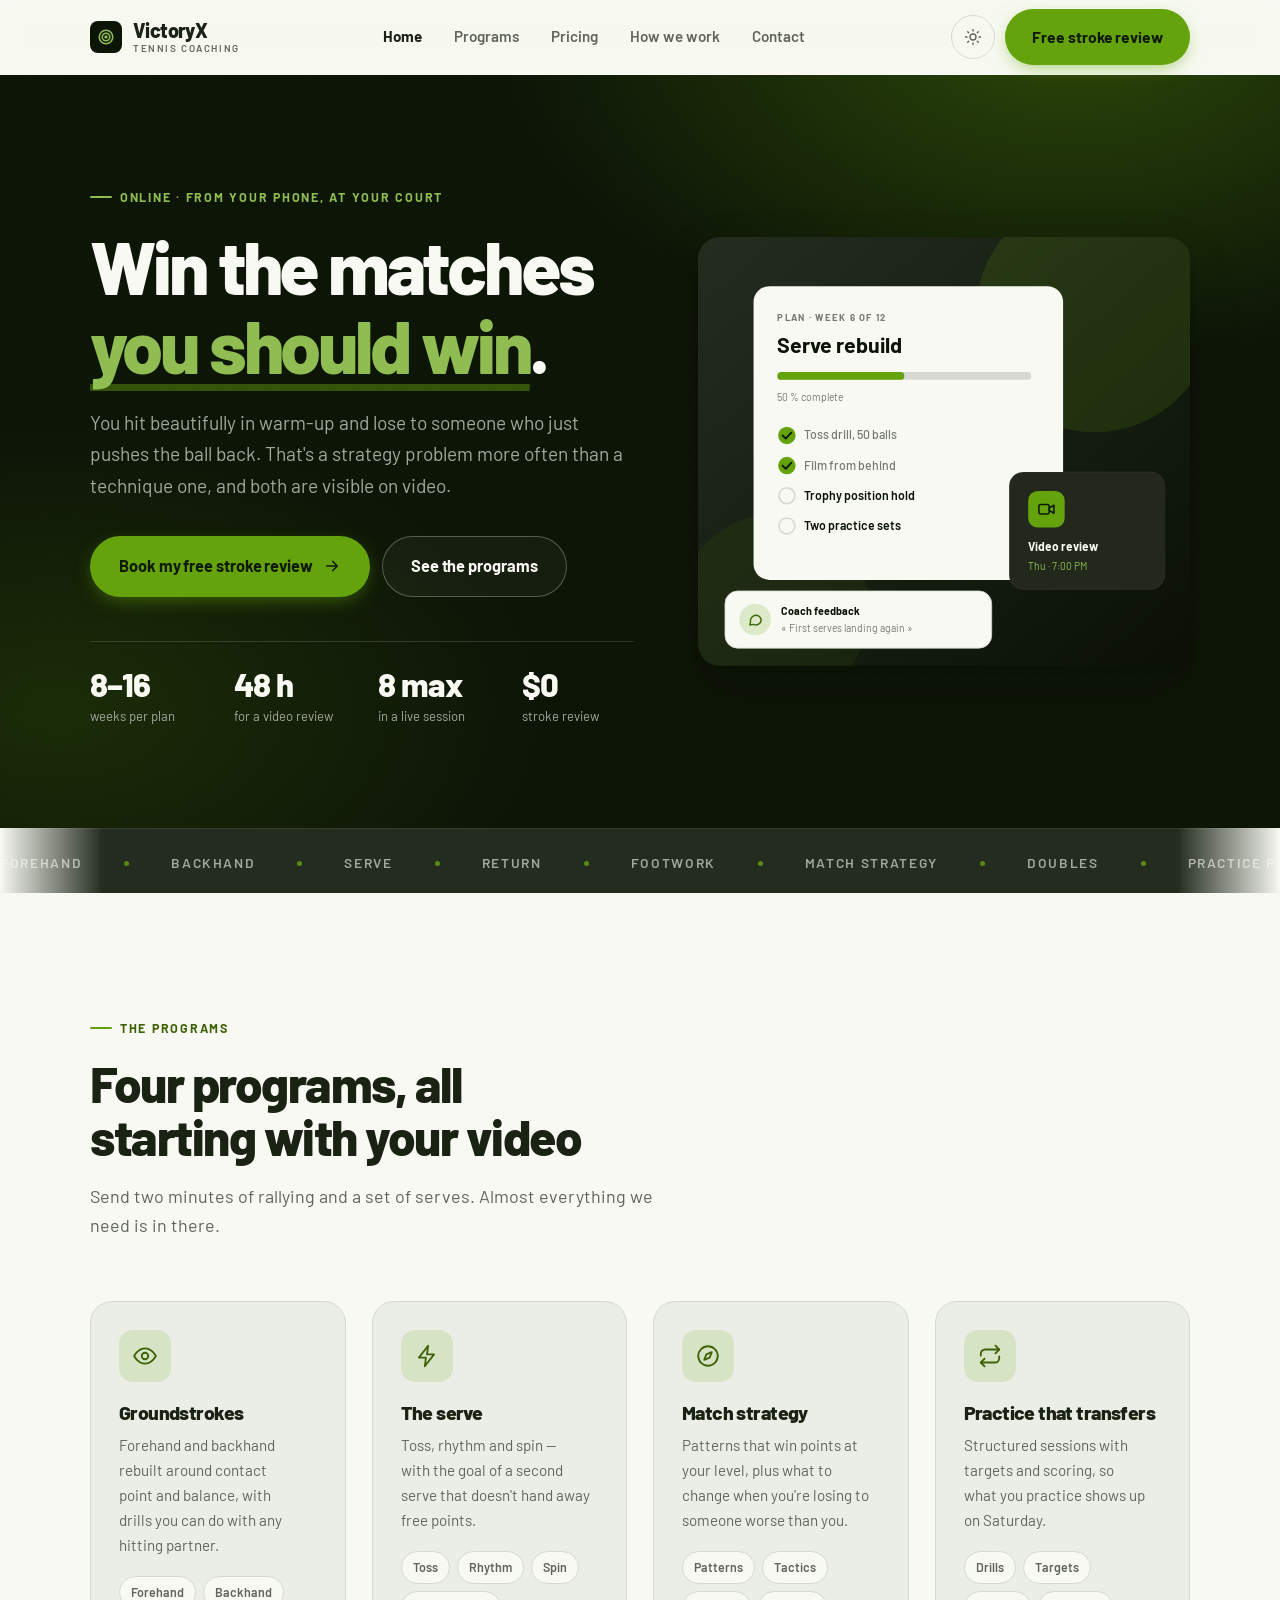
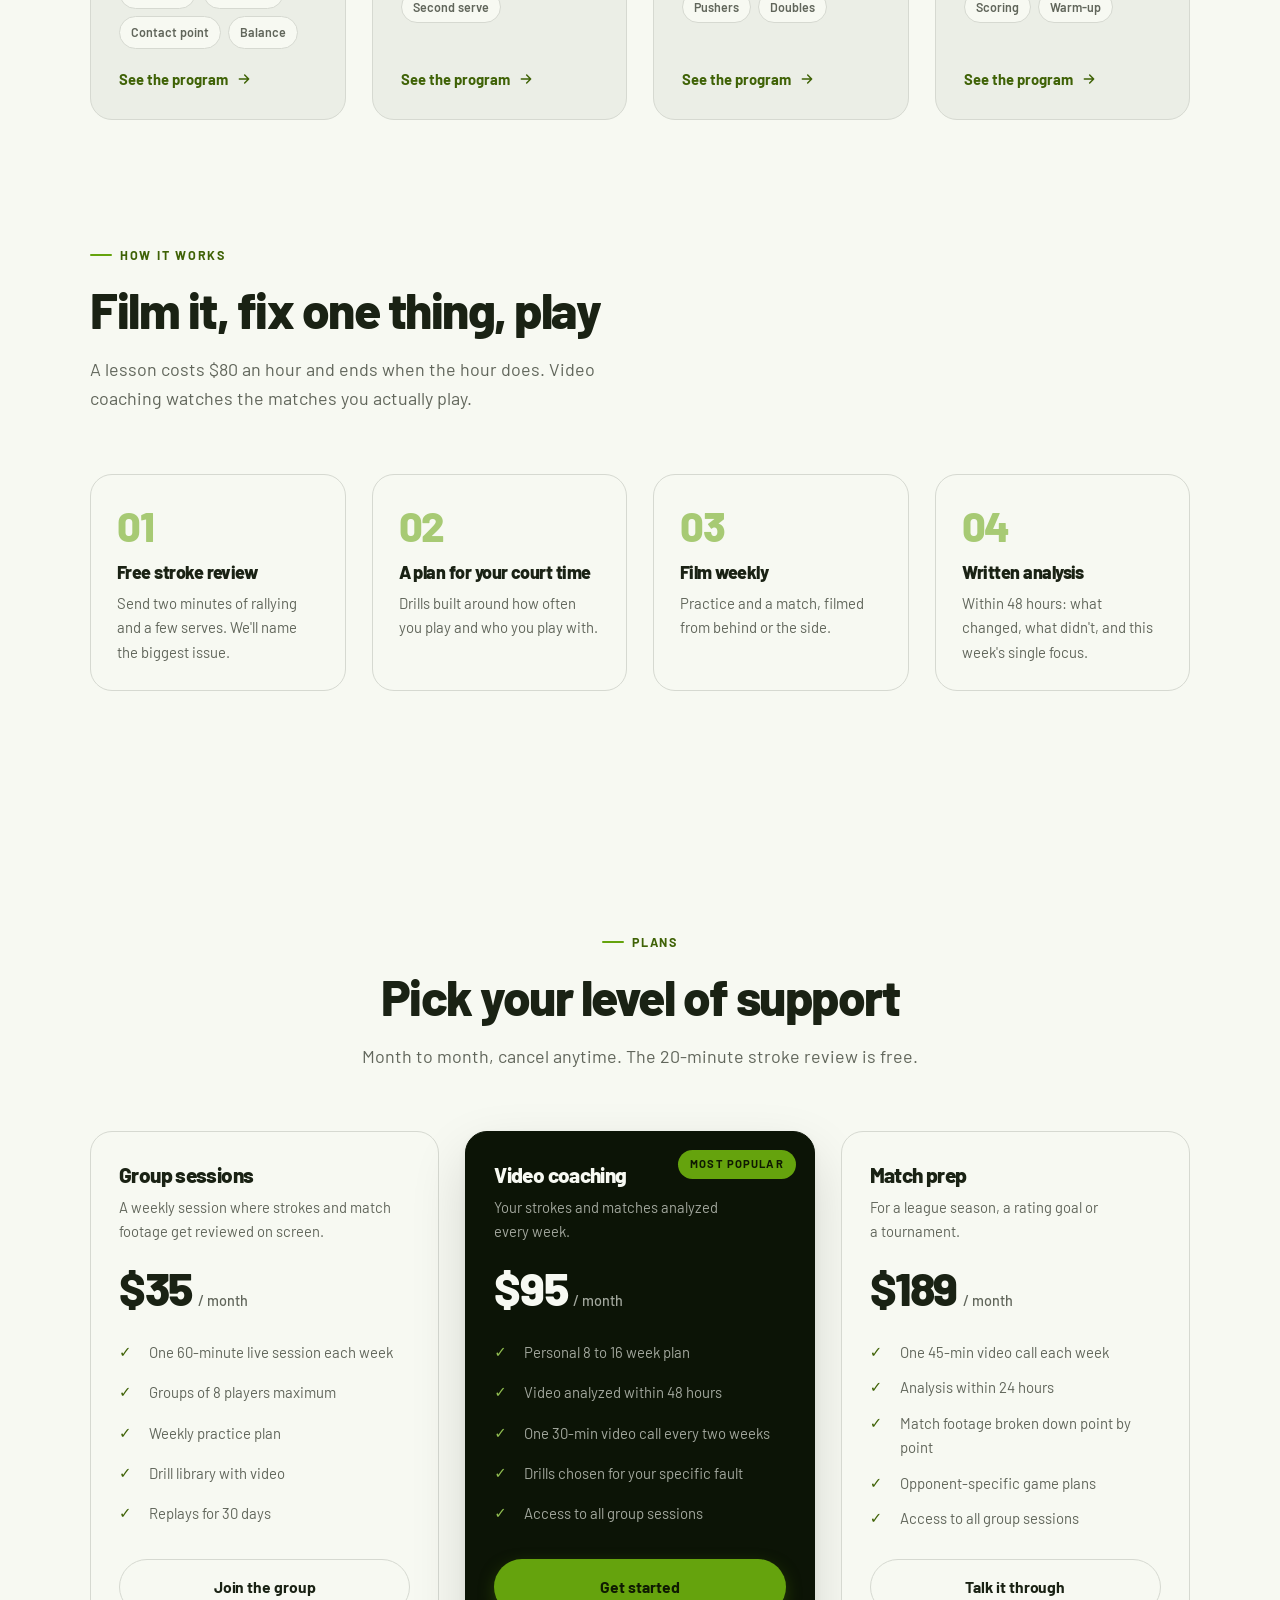
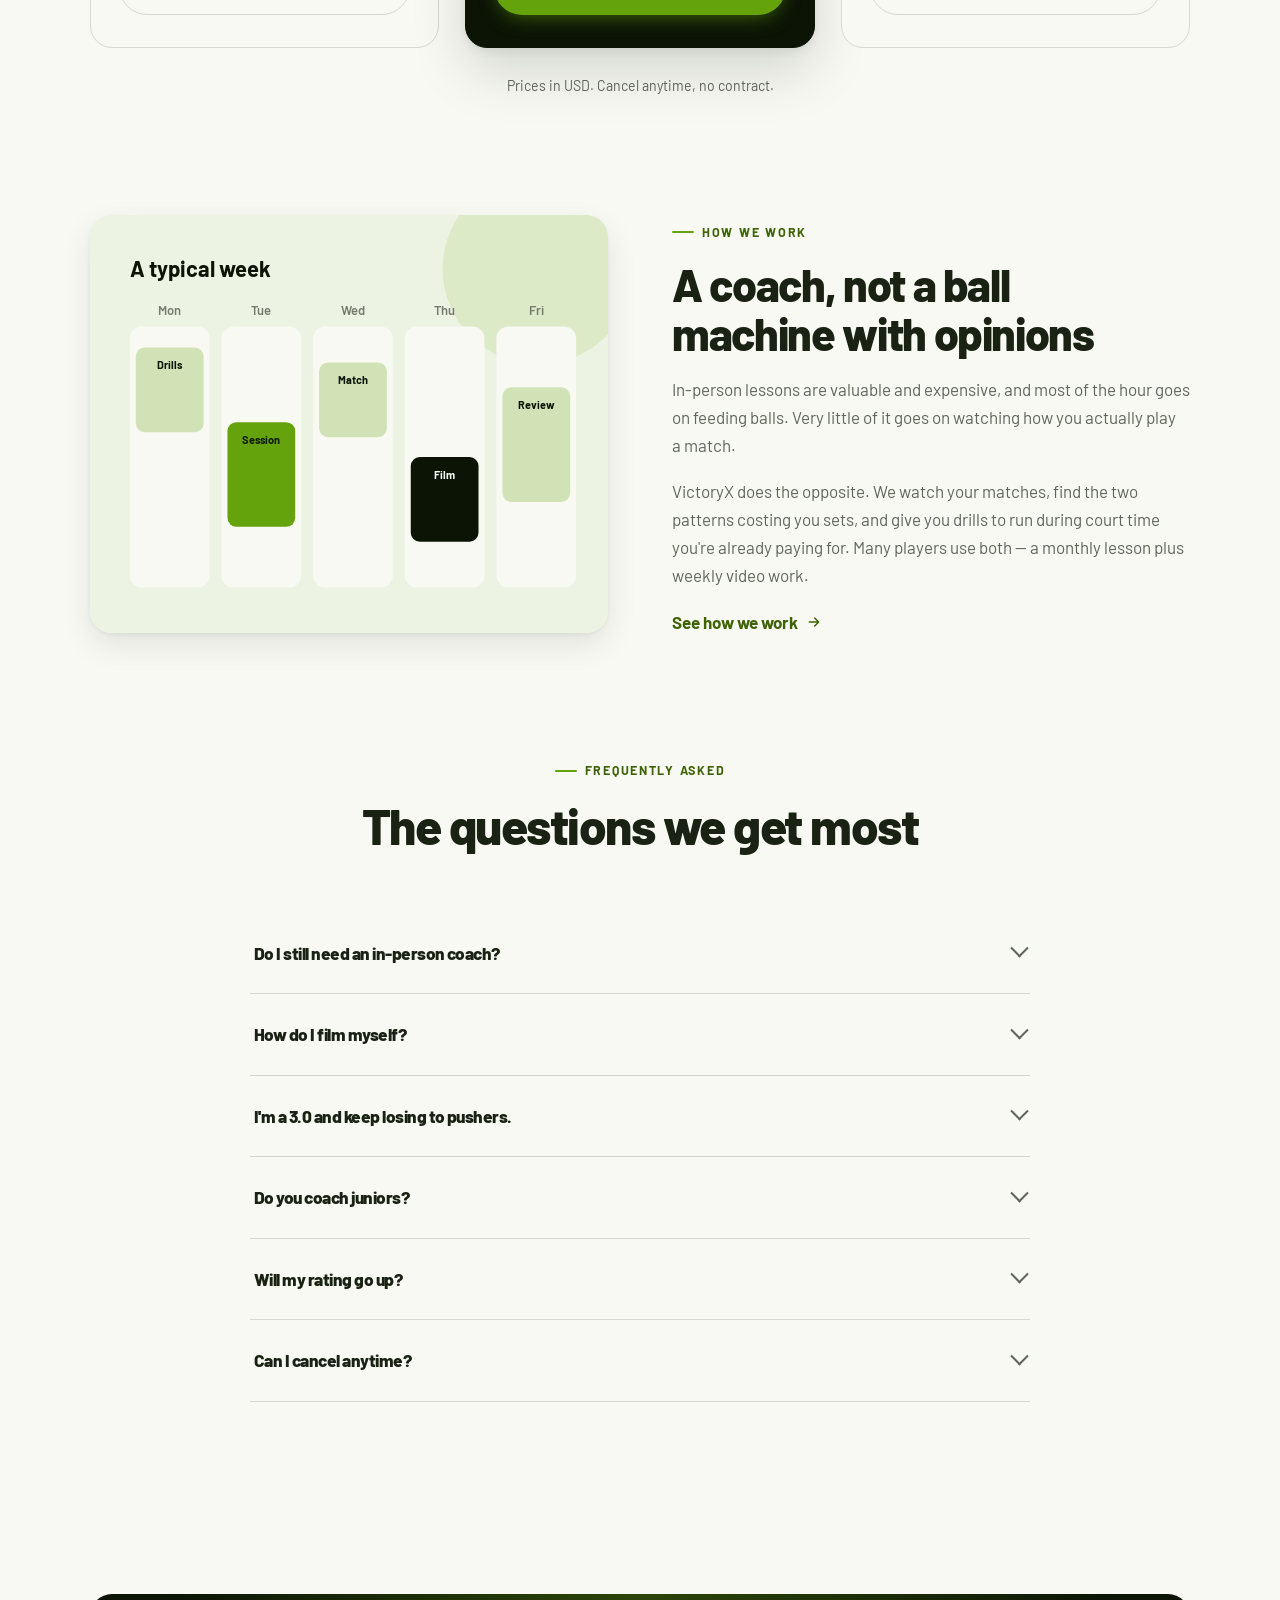
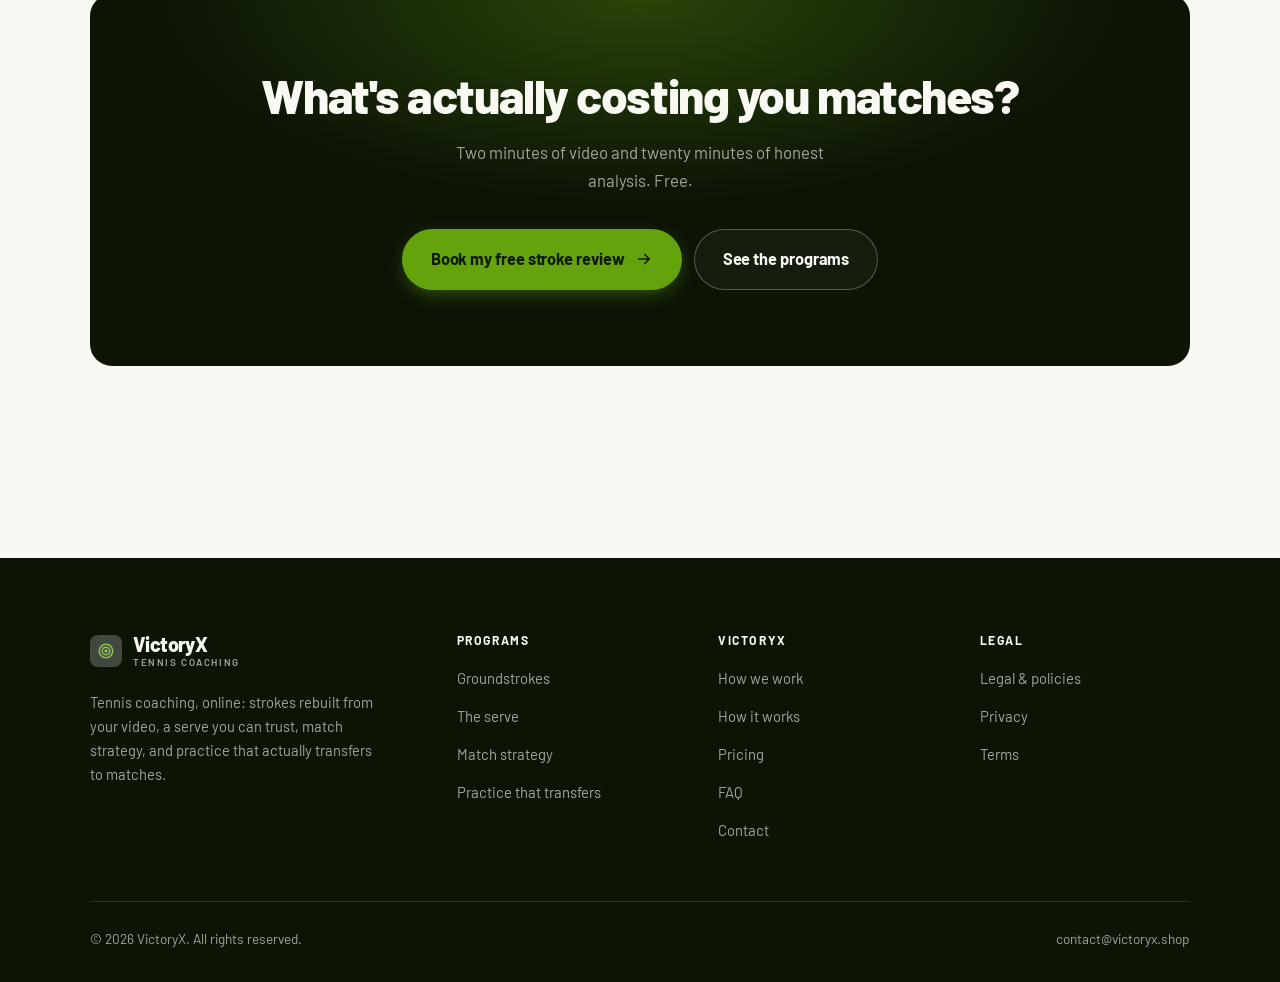
<file: index.html>
<!DOCTYPE html>
<html lang="en" class="no-js">
<head>
<meta charset="utf-8">
<meta name="viewport" content="width=device-width, initial-scale=1">
<title>VictoryX — Tennis coaching: fix your strokes from video</title>
<meta name="description" content="Online tennis coaching: forehand, backhand and serve analyzed from your video, match strategy, and practice plans that transfer to real matches. Free stroke review.">
<link rel="canonical" href="https://victoryx.shop/">

<meta property="og:type" content="website">
<meta property="og:url" content="https://victoryx.shop/">
<meta property="og:site_name" content="VictoryX">
<meta property="og:locale" content="en_US">
<meta property="og:title" content="VictoryX — Tennis coaching: fix your strokes from video">
<meta property="og:description" content="Online tennis coaching: forehand, backhand and serve analyzed from your video, match strategy, and practice plans that transfer to real matches. Free stroke review.">
<meta name="theme-color" content="#0c1406">

<link rel="icon" href="assets/img/favicon.svg" type="image/svg+xml">
<link rel="preconnect" href="https://fonts.googleapis.com">
<link rel="preconnect" href="https://fonts.gstatic.com" crossorigin>
<link rel="stylesheet" href="https://fonts.googleapis.com/css2?family=Barlow:wght@400;500;600;700;800&display=swap">
<link rel="stylesheet" href="assets/css/style.css">

<!-- Thème appliqué avant le premier rendu (évite le flash) -->
<script>
document.documentElement.classList.remove('no-js');
(function(){try{var t=localStorage.getItem('site-theme');if(t){document.documentElement.setAttribute('data-theme',t);}}catch(e){}})();
</script>
<script type="application/ld+json">
{
  "@context": "https://schema.org",
  "@type": "Organization",
  "name": "VictoryX",
  "url": "https://victoryx.shop/",
  "email": "contact@victoryx.shop",
  "description": "Online tennis coaching: forehand, backhand and serve analyzed from your video, match strategy, and practice plans that transfer to real matches. Free stroke review.",
  "areaServed": "US",
  "knowsLanguage": "en"
}
</script>
</head>

<body>
<a class="skip-link" href="#main">Skip to main content</a>

<header class="site-header">
  <nav class="wrap nav" aria-label="Main navigation">
    <a class="brand" href="index.html">
      <svg class="brand__mark" viewBox="0 0 64 64" aria-hidden="true">
        <rect class="bm-bg" width="64" height="64" rx="16"/>
        <g class="bm-ic" transform="translate(14 14) scale(1.5)" fill="none" stroke-width="2.1" stroke-linecap="round" stroke-linejoin="round"><circle cx="12" cy="12" r="9"/><circle cx="12" cy="12" r="5"/><circle cx="12" cy="12" r="1.2" fill="currentColor"/></g>
      </svg>
      <span>VictoryX<span class="brand__sub">Tennis coaching</span></span>
    </a>

    <ul class="nav__links" id="nav-links">
      <li><a href="index.html" aria-current="page">Home</a></li>
      <li><a href="programs.html">Programs</a></li>
      <li><a href="index.html#pricing">Pricing</a></li>
      <li><a href="about.html">How we work</a></li>
      <li><a href="contact.html">Contact</a></li>
      <li><a class="btn btn--primary" href="contact.html">Free stroke review</a></li>
    </ul>

    <div class="nav__cta">
      <button class="theme-toggle" type="button" aria-label="Switch to dark theme">
        <svg class="icon-sun" viewBox="0 0 24 24" fill="none" stroke="currentColor" stroke-width="1.8" stroke-linecap="round" aria-hidden="true"><circle cx="12" cy="12" r="4"/><path d="M12 2v2m0 16v2M2 12h2m16 0h2M4.9 4.9l1.4 1.4m11.4 11.4 1.4 1.4M19.1 4.9l-1.4 1.4M6.3 17.7l-1.4 1.4"/></svg>
        <svg class="icon-moon" viewBox="0 0 24 24" fill="none" stroke="currentColor" stroke-width="1.8" stroke-linecap="round" stroke-linejoin="round" aria-hidden="true"><path d="M21 12.8A9 9 0 1 1 11.2 3a7 7 0 0 0 9.8 9.8z"/></svg>
      </button>
      <a class="btn btn--primary" href="contact.html">Free stroke review</a>
      <button class="nav__toggle" type="button" aria-expanded="false" aria-controls="nav-links" aria-label="Open menu">
        <svg class="icon-open" viewBox="0 0 24 24" fill="none" stroke="currentColor" stroke-width="2" stroke-linecap="round" aria-hidden="true"><path d="M3 6h18M3 12h18M3 18h18"/></svg>
        <svg class="icon-close" viewBox="0 0 24 24" fill="none" stroke="currentColor" stroke-width="2" stroke-linecap="round" aria-hidden="true"><path d="M6 6l12 12M18 6L6 18"/></svg>
      </button>
    </div>
  </nav>
</header>

<main id="main">

<section class="hero">
  <div class="wrap hero__inner">
    <div>
      <span class="eyebrow hero__eyebrow">Online · From your phone, at your court</span>
      <h1>Win the matches<br> <em>you should win</em>.</h1>
      <p class="hero__lede">You hit beautifully in warm-up and lose to someone who just pushes the ball back. That's a strategy problem more often than a technique one, and both are visible on video.</p>

      <div class="hero__actions">
        <a class="btn btn--primary btn--lg" href="contact.html">Book my free stroke review <svg viewBox="0 0 24 24" fill="none" stroke="currentColor" stroke-width="2.2" stroke-linecap="round" stroke-linejoin="round" aria-hidden="true"><path d="M5 12h14M13 6l6 6-6 6"/></svg></a>
        <a class="btn btn--on-dark btn--lg" href="programs.html">See the programs</a>
      </div>

      <ul class="hero__proof">
        <li><span class="stat__num">8–16</span><span class="stat__label">weeks per plan</span></li>
        <li><span class="stat__num">48 h</span><span class="stat__label">for a video review</span></li>
        <li><span class="stat__num">8 max</span><span class="stat__label">in a live session</span></li>
        <li><span class="stat__num">$0</span><span class="stat__label">stroke review</span></li>
      </ul>
    </div>

    <div class="hero__art">
      <svg viewBox="0 0 620 540" role="img" aria-label="A tennis plan in week 6 of 12, showing this week's drills, the next video review and coach feedback.">
        <defs>
          <linearGradient id="hbg" x1="0" y1="0" x2="1" y2="1">
            <stop offset="0" stop-color="#242c1f"/><stop offset="1" stop-color="#0a1005"/>
          </linearGradient>
        </defs>
        <rect width="620" height="540" rx="22" fill="url(#hbg)"/>
        <circle cx="500" cy="96" r="150" fill="#65a30d" opacity=".16"/>
        <circle cx="96" cy="470" r="120" fill="#65a30d" opacity=".08"/>

        <g style="font-family: var(--font-body)">
          <!-- Carte programme -->
          <rect x="70" y="62" width="390" height="370" rx="20" fill="#f7f9f2"/>
          <text x="100" y="106" font-size="12" font-weight="650" letter-spacing="1.6" fill="#767b70">PLAN · WEEK 6 OF 12</text>
          <text x="100" y="146" font-size="27" font-weight="700" fill="#0c1406" style="font-family: var(--font-display)">Serve rebuild</text>
          <rect x="100" y="170" width="320" height="10" rx="5" fill="#d6d9d1"/>
          <rect x="100" y="170" width="160" height="10" rx="5" fill="#65a30d"/>
          <text x="100" y="206" font-size="13" fill="#767b70">50 % complete</text>
          <circle cx="112" cy="250" r="11" fill="#65a30d"/><path d="M106.5 250l4 4 7-7.5" fill="none" stroke="#0f1a02" stroke-width="2.4" stroke-linecap="round" stroke-linejoin="round"/><text x="134" y="255" font-size="15.5" fill="#767b70" font-weight="450">Toss drill, 50 balls</text>
          <circle cx="112" cy="288" r="11" fill="#65a30d"/><path d="M106.5 288l4 4 7-7.5" fill="none" stroke="#0f1a02" stroke-width="2.4" stroke-linecap="round" stroke-linejoin="round"/><text x="134" y="293" font-size="15.5" fill="#767b70" font-weight="450">Film from behind</text>
          <circle cx="112" cy="326" r="10" fill="none" stroke="#d6d9d1" stroke-width="2"/><text x="134" y="331" font-size="15.5" fill="#0c1406" font-weight="560">Trophy position hold</text>
          <circle cx="112" cy="364" r="10" fill="none" stroke="#d6d9d1" stroke-width="2"/><text x="134" y="369" font-size="15.5" fill="#0c1406" font-weight="560">Two practice sets</text>

          <!-- Carte séance -->
          <rect x="392" y="296" width="196" height="148" rx="18" fill="#22291c" stroke="#ffffff" stroke-opacity=".08"/>
          <rect x="416" y="320" width="46" height="46" rx="12" fill="#65a30d"/>
          <g transform="translate(427 331)" fill="none" stroke="#0f1a02" color="#0f1a02" stroke-width="2" stroke-linecap="round" stroke-linejoin="round"><rect x="2.5" y="6" width="13" height="12" rx="2.5"/><path d="M15.5 10.5 21.5 7v10l-6-3.5z"/></g>
          <text x="416" y="396" font-size="15" font-weight="650" fill="#f7f9f2">Video review</text>
          <text x="416" y="420" font-size="13" fill="#90bd51">Thu · 7:00 PM</text>

          <!-- Retour du coach -->
          <rect x="34" y="446" width="336" height="72" rx="16" fill="#f7f9f2" stroke="#d6d9d1"/>
          <circle cx="72" cy="482" r="20" fill="#ddeac9"/>
          <g transform="translate(62 472) scale(.84)" fill="none" stroke="#426a08" stroke-width="2.2" stroke-linecap="round" stroke-linejoin="round"><path d="M21 12a8 8 0 0 1-11.6 7.1L4 20l1-4.6A8 8 0 1 1 21 12z"/></g>
          <text x="104" y="476" font-size="13.5" font-weight="700" fill="#0c1406">Coach feedback</text>
          <text x="104" y="498" font-size="13" fill="#767b70">« First serves landing again »</text>
        </g>
      </svg>
    </div>
  </div>
</section>

<div class="marquee" aria-hidden="true">
  <div class="marquee__track"><span>Forehand</span><span>Backhand</span><span>Serve</span><span>Return</span><span>Footwork</span><span>Match strategy</span><span>Doubles</span><span>Practice plans</span><span>Video analysis</span><span>Consistency</span><span>Forehand</span><span>Backhand</span><span>Serve</span><span>Return</span><span>Footwork</span><span>Match strategy</span><span>Doubles</span><span>Practice plans</span><span>Video analysis</span><span>Consistency</span></div>
</div>

<section class="section wrap" id="programs">
  <div class="section-head reveal">
    <span class="eyebrow">The programs</span>
    <h2>Four programs, all starting with your video</h2>
    <p>Send two minutes of rallying and a set of serves. Almost everything we need is in there.</p>
  </div>
  <div class="grid grid--4 reveal-group">
    <a class="card" href="programs.html#groundstrokes">
      <div class="card__icon"><svg viewBox="0 0 24 24" fill="none" stroke="currentColor" stroke-width="1.7" stroke-linecap="round" stroke-linejoin="round" aria-hidden="true"><path d="M2 12s3.6-7 10-7 10 7 10 7-3.6 7-10 7S2 12 2 12z"/><circle cx="12" cy="12" r="3"/></svg></div>
      <h3>Groundstrokes</h3>
      <p>Forehand and backhand rebuilt around contact point and balance, with drills you can do with any hitting partner.</p>
      <ul class="tags"><li>Forehand</li><li>Backhand</li><li>Contact point</li><li>Balance</li></ul>
      <span class="arrow-link">See the program <svg viewBox="0 0 24 24" fill="none" stroke="currentColor" stroke-width="2.2" stroke-linecap="round" stroke-linejoin="round" aria-hidden="true"><path d="M5 12h14M13 6l6 6-6 6"/></svg></span>
    </a>
    <a class="card" href="programs.html#serve">
      <div class="card__icon"><svg viewBox="0 0 24 24" fill="none" stroke="currentColor" stroke-width="1.7" stroke-linecap="round" stroke-linejoin="round" aria-hidden="true"><path d="M13 2.5 4.5 13.5H11l-1 8 8.5-11H12z"/></svg></div>
      <h3>The serve</h3>
      <p>Toss, rhythm and spin — with the goal of a second serve that doesn't hand away free points.</p>
      <ul class="tags"><li>Toss</li><li>Rhythm</li><li>Spin</li><li>Second serve</li></ul>
      <span class="arrow-link">See the program <svg viewBox="0 0 24 24" fill="none" stroke="currentColor" stroke-width="2.2" stroke-linecap="round" stroke-linejoin="round" aria-hidden="true"><path d="M5 12h14M13 6l6 6-6 6"/></svg></span>
    </a>
    <a class="card" href="programs.html#strategy">
      <div class="card__icon"><svg viewBox="0 0 24 24" fill="none" stroke="currentColor" stroke-width="1.7" stroke-linecap="round" stroke-linejoin="round" aria-hidden="true"><circle cx="12" cy="12" r="9"/><path d="M15.5 8.5 13.5 13.5 8.5 15.5 10.5 10.5z"/></svg></div>
      <h3>Match strategy</h3>
      <p>Patterns that win points at your level, plus what to change when you're losing to someone worse than you.</p>
      <ul class="tags"><li>Patterns</li><li>Tactics</li><li>Pushers</li><li>Doubles</li></ul>
      <span class="arrow-link">See the program <svg viewBox="0 0 24 24" fill="none" stroke="currentColor" stroke-width="2.2" stroke-linecap="round" stroke-linejoin="round" aria-hidden="true"><path d="M5 12h14M13 6l6 6-6 6"/></svg></span>
    </a>
    <a class="card" href="programs.html#practice">
      <div class="card__icon"><svg viewBox="0 0 24 24" fill="none" stroke="currentColor" stroke-width="1.7" stroke-linecap="round" stroke-linejoin="round" aria-hidden="true"><path d="M17 2.5l3.5 3.5L17 9.5"/><path d="M3.5 11.5V10A4 4 0 0 1 7.5 6h13M7 21.5 3.5 18 7 14.5"/><path d="M20.5 12.5V14a4 4 0 0 1-4 4h-13"/></svg></div>
      <h3>Practice that transfers</h3>
      <p>Structured sessions with targets and scoring, so what you practice shows up on Saturday.</p>
      <ul class="tags"><li>Drills</li><li>Targets</li><li>Scoring</li><li>Warm-up</li></ul>
      <span class="arrow-link">See the program <svg viewBox="0 0 24 24" fill="none" stroke="currentColor" stroke-width="2.2" stroke-linecap="round" stroke-linejoin="round" aria-hidden="true"><path d="M5 12h14M13 6l6 6-6 6"/></svg></span>
    </a>
  </div>
</section>

<section class="section section--flush wrap" id="how-it-works">
  <div class="section-head reveal">
    <span class="eyebrow">How it works</span>
    <h2>Film it, fix one thing, play</h2>
    <p>A lesson costs $80 an hour and ends when the hour does. Video coaching watches the matches you actually play.</p>
  </div>
  <div class="grid grid--4 steps reveal-group">
    <article class="step">
      <h3>Free stroke review</h3>
      <p>Send two minutes of rallying and a few serves. We'll name the biggest issue.</p>
    </article>
    <article class="step">
      <h3>A plan for your court time</h3>
      <p>Drills built around how often you play and who you play with.</p>
    </article>
    <article class="step">
      <h3>Film weekly</h3>
      <p>Practice and a match, filmed from behind or the side.</p>
    </article>
    <article class="step">
      <h3>Written analysis</h3>
      <p>Within 48 hours: what changed, what didn't, and this week's single focus.</p>
    </article>
  </div>
</section>

<section class="section wrap" id="pricing">
  <div class="section-head section-head--center reveal">
    <span class="eyebrow">Plans</span>
    <h2>Pick your level of support</h2>
    <p>Month to month, cancel anytime. The 20-minute stroke review is free.</p>
  </div>
  <div class="grid grid--3 plans reveal-group">
    <article class="plan">
      
      <h3>Group sessions</h3>
      <p class="plan__desc">A weekly session where strokes and match footage get reviewed on screen.</p>
      <p class="plan__price">$35<span class="plan__period">/ month</span></p>
      <ul class="plan__features">
        <li>One 60-minute live session each week</li>
        <li>Groups of 8 players maximum</li>
        <li>Weekly practice plan</li>
        <li>Drill library with video</li>
        <li>Replays for 30 days</li>
      </ul>
      <a class="btn btn--ghost btn--block" href="contact.html">Join the group</a>
    </article>
    <article class="plan plan--featured">
      <span class="plan__tag">Most popular</span>
      <h3>Video coaching</h3>
      <p class="plan__desc">Your strokes and matches analyzed every week.</p>
      <p class="plan__price">$95<span class="plan__period">/ month</span></p>
      <ul class="plan__features">
        <li>Personal 8 to 16 week plan</li>
        <li>Video analyzed within 48 hours</li>
        <li>One 30-min video call every two weeks</li>
        <li>Drills chosen for your specific fault</li>
        <li>Access to all group sessions</li>
      </ul>
      <a class="btn btn--primary btn--block" href="contact.html">Get started</a>
    </article>
    <article class="plan">
      
      <h3>Match prep</h3>
      <p class="plan__desc">For a league season, a rating goal or a tournament.</p>
      <p class="plan__price">$189<span class="plan__period">/ month</span></p>
      <ul class="plan__features">
        <li>One 45-min video call each week</li>
        <li>Analysis within 24 hours</li>
        <li>Match footage broken down point by point</li>
        <li>Opponent-specific game plans</li>
        <li>Access to all group sessions</li>
      </ul>
      <a class="btn btn--ghost btn--block" href="contact.html">Talk it through</a>
    </article>
  </div>
  <p class="plans-note">Prices in USD. Cancel anytime, no contract.</p>
</section>

<section class="section section--flush wrap">
  <div class="split reveal">
    <div class="split__art">
      <svg viewBox="0 0 520 420" role="img" aria-label="Example of a typical week: Drills, Session, Match, Film, Review.">
        <rect width="520" height="420" rx="20" fill="#edf3e2"/>
        <circle cx="450" cy="54" r="96" fill="#65a30d" opacity=".12"/>
        <g style="font-family: var(--font-body)">
        <text x="40" y="62" font-size="22" font-weight="700" fill="#0c1406" style="font-family: var(--font-display)">A typical week</text>
        <text x="80" y="100" text-anchor="middle" font-size="13" font-weight="600" fill="#767b70">Mon</text>
        <rect x="40" y="112" width="80" height="262" rx="12" fill="#f7f9f2"/>
        <rect x="46" y="133" width="68" height="85" rx="9" fill="#d1e3b6"/>
        <text x="80" y="155" text-anchor="middle" font-size="11" font-weight="650" fill="#0c1406">Drills</text>
        <text x="172" y="100" text-anchor="middle" font-size="13" font-weight="600" fill="#767b70">Tue</text>
        <rect x="132" y="112" width="80" height="262" rx="12" fill="#f7f9f2"/>
        <rect x="138" y="208" width="68" height="105" rx="9" fill="#65a30d"/>
        <text x="172" y="230" text-anchor="middle" font-size="11" font-weight="650" fill="#0f1a02">Session</text>
        <text x="264" y="100" text-anchor="middle" font-size="13" font-weight="600" fill="#767b70">Wed</text>
        <rect x="224" y="112" width="80" height="262" rx="12" fill="#f7f9f2"/>
        <rect x="230" y="148" width="68" height="75" rx="9" fill="#d1e3b6"/>
        <text x="264" y="170" text-anchor="middle" font-size="11" font-weight="650" fill="#0c1406">Match</text>
        <text x="356" y="100" text-anchor="middle" font-size="13" font-weight="600" fill="#767b70">Thu</text>
        <rect x="316" y="112" width="80" height="262" rx="12" fill="#f7f9f2"/>
        <rect x="322" y="243" width="68" height="85" rx="9" fill="#0c1406"/>
        <text x="356" y="265" text-anchor="middle" font-size="11" font-weight="650" fill="#f7f9f2">Film</text>
        <text x="448" y="100" text-anchor="middle" font-size="13" font-weight="600" fill="#767b70">Fri</text>
        <rect x="408" y="112" width="80" height="262" rx="12" fill="#f7f9f2"/>
        <rect x="414" y="173" width="68" height="115" rx="9" fill="#d1e3b6"/>
        <text x="448" y="195" text-anchor="middle" font-size="11" font-weight="650" fill="#0c1406">Review</text>
        </g>
      </svg>
    </div>
    <div>
      <span class="eyebrow">How we work</span>
      <h2>A coach, not a ball machine with opinions</h2>
      <p>In-person lessons are valuable and expensive, and most of the hour goes on feeding balls. Very little of it goes on watching how you actually play a match.</p>
      <p>VictoryX does the opposite. We watch your matches, find the two patterns costing you sets, and give you drills to run during court time you're already paying for. Many players use both — a monthly lesson plus weekly video work.</p>
      <p><a class="arrow-link" href="about.html">See how we work <svg viewBox="0 0 24 24" fill="none" stroke="currentColor" stroke-width="2.2" stroke-linecap="round" stroke-linejoin="round" aria-hidden="true"><path d="M5 12h14M13 6l6 6-6 6"/></svg></a></p>
    </div>
  </div>
</section>

<section class="section section--flush wrap" id="faq">
  <div class="section-head section-head--center reveal">
    <span class="eyebrow">Frequently asked</span>
    <h2>The questions we get most</h2>
  </div>
  <div class="faq reveal">
    <details>
      <summary>Do I still need an in-person coach?</summary>
      <p>Not necessarily, but they work well together. A local coach can feed balls and fix things by hand; we watch your matches and plan the work between sessions.</p>
    </details>
    <details>
      <summary>How do I film myself?</summary>
      <p>A phone on a fence or a tripod, filming from behind the baseline or side-on. We'll send a one-page guide with angles.</p>
    </details>
    <details>
      <summary>I'm a 3.0 and keep losing to pushers.</summary>
      <p>That's the most common complaint we get, and it's a tactics problem with a straightforward answer. The strategy program is built for it.</p>
    </details>
    <details>
      <summary>Do you coach juniors?</summary>
      <p>Yes, from about age 10, enrolled by a parent who can attend sessions. Filming at a club requires the club's permission.</p>
    </details>
    <details>
      <summary>Will my rating go up?</summary>
      <p>Players who fix their second serve and cut unforced errors usually win more matches. We don't promise rating numbers.</p>
    </details>
    <details>
      <summary>Can I cancel anytime?</summary>
      <p>Yes. No contract, no minimum term. Access stays open until the end of the month you already paid for.</p>
    </details>
  </div>
</section>

<section class="wrap section--tight">
  <div class="cta-band reveal">
    <h2>What's actually costing you matches?</h2>
    <p>Two minutes of video and twenty minutes of honest analysis. Free.</p>
    <div class="hero__actions">
      <a class="btn btn--primary btn--lg" href="contact.html">Book my free stroke review <svg viewBox="0 0 24 24" fill="none" stroke="currentColor" stroke-width="2.2" stroke-linecap="round" stroke-linejoin="round" aria-hidden="true"><path d="M5 12h14M13 6l6 6-6 6"/></svg></a>
      <a class="btn btn--on-dark btn--lg" href="programs.html">See the programs</a>
    </div>
  </div>
</section>

</main>

<footer class="site-footer">
  <div class="wrap">
    <div class="footer__grid">
      <div class="footer__brand">
        <a class="brand" href="index.html">
          <svg class="brand__mark" viewBox="0 0 64 64" aria-hidden="true">
        <rect class="bm-bg" width="64" height="64" rx="16"/>
        <g class="bm-ic" transform="translate(14 14) scale(1.5)" fill="none" stroke-width="2.1" stroke-linecap="round" stroke-linejoin="round"><circle cx="12" cy="12" r="9"/><circle cx="12" cy="12" r="5"/><circle cx="12" cy="12" r="1.2" fill="currentColor"/></g>
      </svg>
          <span>VictoryX<span class="brand__sub">Tennis coaching</span></span>
        </a>
        <p>Tennis coaching, online: strokes rebuilt from your video, a serve you can trust, match strategy, and practice that actually transfers to matches.</p>
      </div>

      <div class="footer__col">
        <h4>Programs</h4>
        <ul>
          <li><a href="programs.html#groundstrokes">Groundstrokes</a></li>
          <li><a href="programs.html#serve">The serve</a></li>
          <li><a href="programs.html#strategy">Match strategy</a></li>
          <li><a href="programs.html#practice">Practice that transfers</a></li>
        </ul>
      </div>

      <div class="footer__col">
        <h4>VictoryX</h4>
        <ul>
          <li><a href="about.html">How we work</a></li>
          <li><a href="index.html#how-it-works">How it works</a></li>
          <li><a href="index.html#pricing">Pricing</a></li>
          <li><a href="index.html#faq">FAQ</a></li>
          <li><a href="contact.html">Contact</a></li>
        </ul>
      </div>

      <div class="footer__col">
        <h4>Legal</h4>
        <ul>
          <li><a href="legal.html">Legal &amp; policies</a></li>
          <li><a href="legal.html#privacy">Privacy</a></li>
          <li><a href="legal.html#terms">Terms</a></li>
        </ul>
      </div>
    </div>

    <div class="footer__bottom">
      <p>© <span data-year>2026</span> VictoryX. All rights reserved.</p>
      <p><a href="mailto:contact@victoryx.shop">contact@victoryx.shop</a></p>
    </div>
  </div>
</footer>

<script src="assets/js/main.js" defer></script>
</body>
</html>
</file>
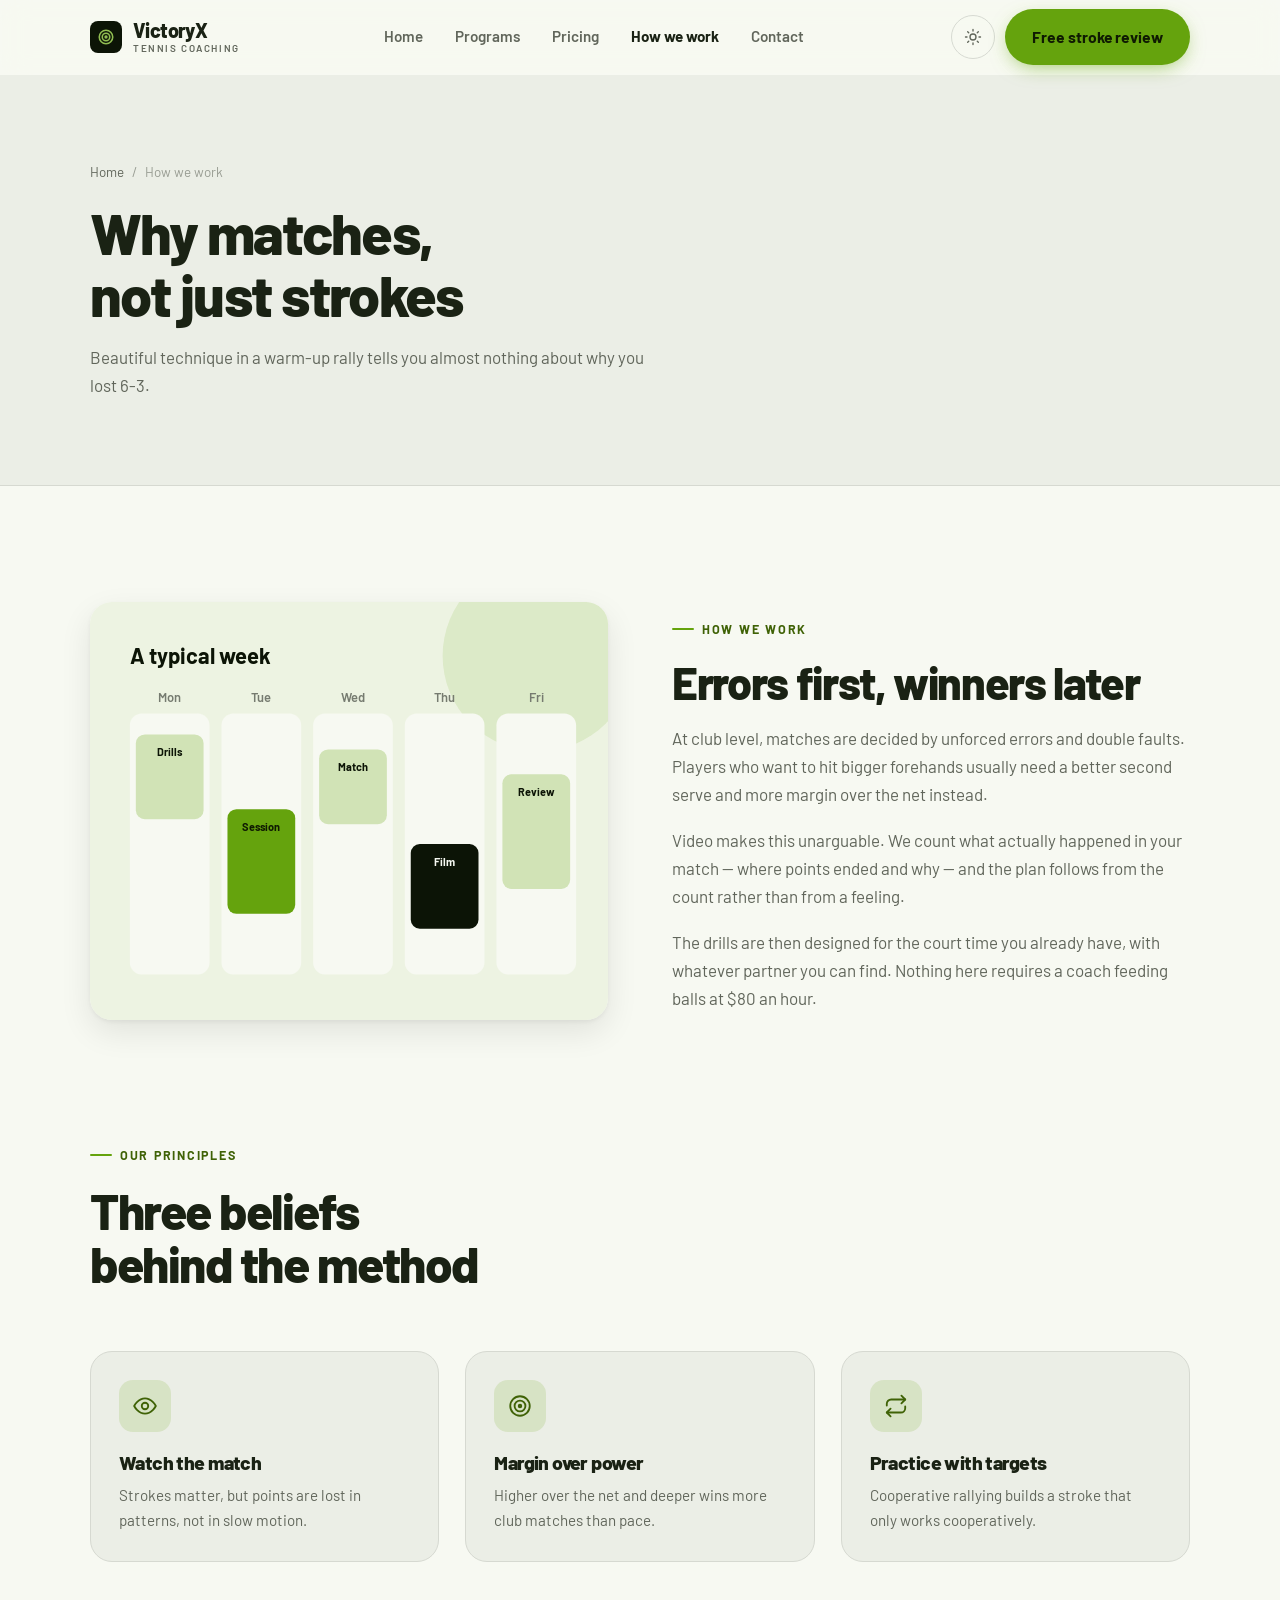
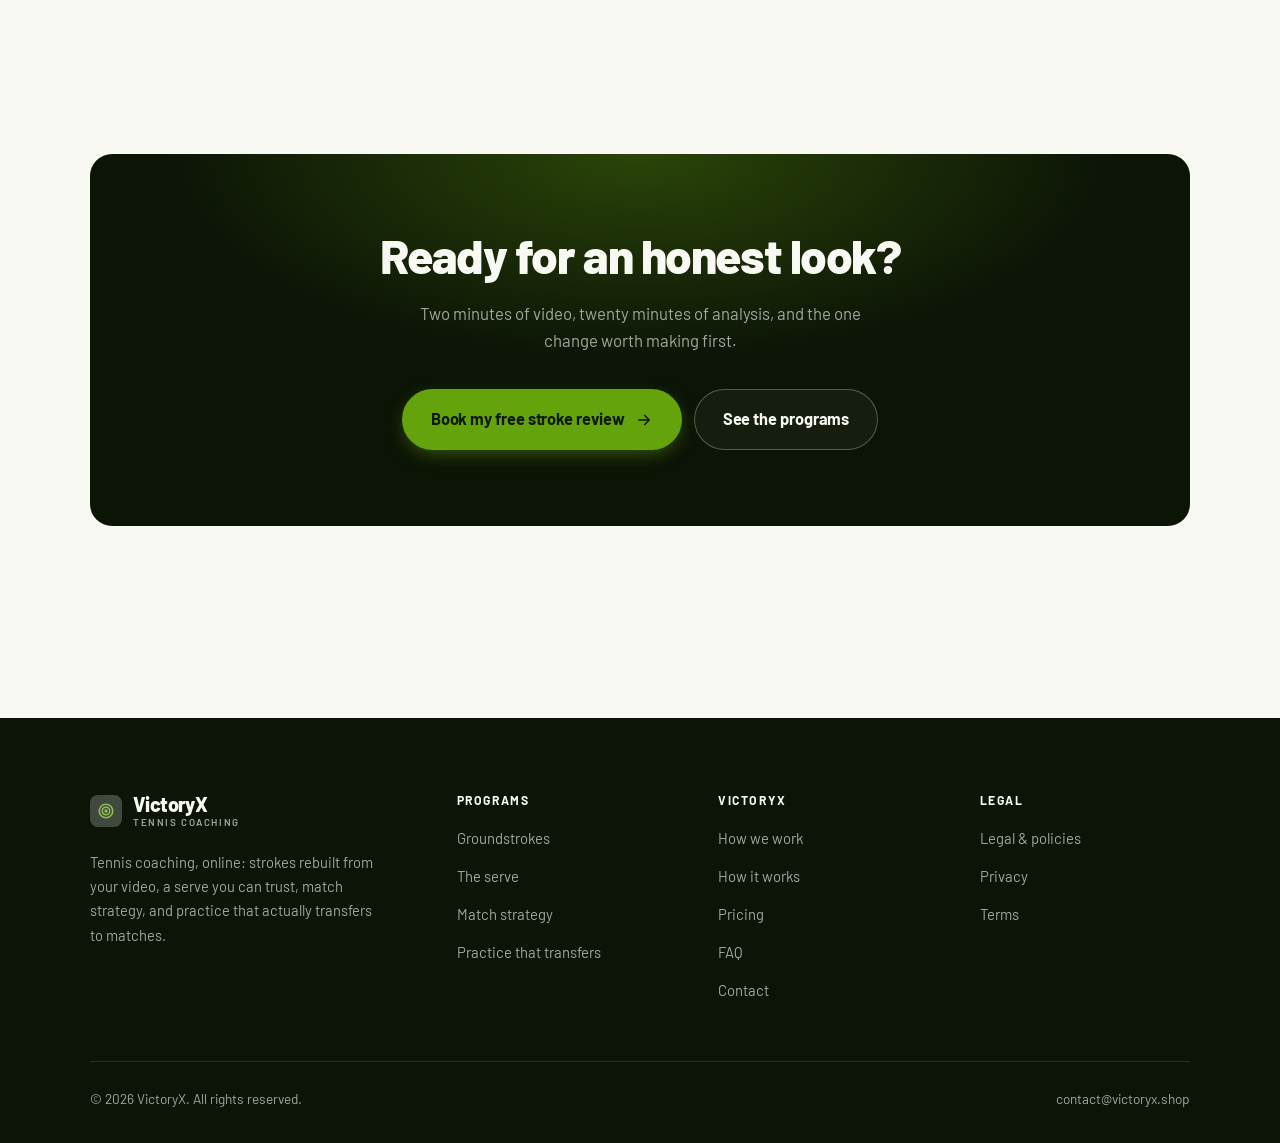
<file: about.html>
<!DOCTYPE html>
<html lang="en" class="no-js">
<head>
<meta charset="utf-8">
<meta name="viewport" content="width=device-width, initial-scale=1">
<title>How we work — VictoryX</title>
<meta name="description" content="Why video tennis coaching works, and the principles behind VictoryX.">
<link rel="canonical" href="https://victoryx.shop/about.html">

<meta property="og:type" content="website">
<meta property="og:url" content="https://victoryx.shop/about.html">
<meta property="og:site_name" content="VictoryX">
<meta property="og:locale" content="en_US">
<meta property="og:title" content="How we work — VictoryX">
<meta property="og:description" content="Why video tennis coaching works, and the principles behind VictoryX.">
<meta name="theme-color" content="#0c1406">

<link rel="icon" href="assets/img/favicon.svg" type="image/svg+xml">
<link rel="preconnect" href="https://fonts.googleapis.com">
<link rel="preconnect" href="https://fonts.gstatic.com" crossorigin>
<link rel="stylesheet" href="https://fonts.googleapis.com/css2?family=Barlow:wght@400;500;600;700;800&display=swap">
<link rel="stylesheet" href="assets/css/style.css">

<!-- Thème appliqué avant le premier rendu (évite le flash) -->
<script>
document.documentElement.classList.remove('no-js');
(function(){try{var t=localStorage.getItem('site-theme');if(t){document.documentElement.setAttribute('data-theme',t);}}catch(e){}})();
</script>
</head>

<body>
<a class="skip-link" href="#main">Skip to main content</a>

<header class="site-header">
  <nav class="wrap nav" aria-label="Main navigation">
    <a class="brand" href="index.html">
      <svg class="brand__mark" viewBox="0 0 64 64" aria-hidden="true">
        <rect class="bm-bg" width="64" height="64" rx="16"/>
        <g class="bm-ic" transform="translate(14 14) scale(1.5)" fill="none" stroke-width="2.1" stroke-linecap="round" stroke-linejoin="round"><circle cx="12" cy="12" r="9"/><circle cx="12" cy="12" r="5"/><circle cx="12" cy="12" r="1.2" fill="currentColor"/></g>
      </svg>
      <span>VictoryX<span class="brand__sub">Tennis coaching</span></span>
    </a>

    <ul class="nav__links" id="nav-links">
      <li><a href="index.html">Home</a></li>
      <li><a href="programs.html">Programs</a></li>
      <li><a href="index.html#pricing">Pricing</a></li>
      <li><a href="about.html" aria-current="page">How we work</a></li>
      <li><a href="contact.html">Contact</a></li>
      <li><a class="btn btn--primary" href="contact.html">Free stroke review</a></li>
    </ul>

    <div class="nav__cta">
      <button class="theme-toggle" type="button" aria-label="Switch to dark theme">
        <svg class="icon-sun" viewBox="0 0 24 24" fill="none" stroke="currentColor" stroke-width="1.8" stroke-linecap="round" aria-hidden="true"><circle cx="12" cy="12" r="4"/><path d="M12 2v2m0 16v2M2 12h2m16 0h2M4.9 4.9l1.4 1.4m11.4 11.4 1.4 1.4M19.1 4.9l-1.4 1.4M6.3 17.7l-1.4 1.4"/></svg>
        <svg class="icon-moon" viewBox="0 0 24 24" fill="none" stroke="currentColor" stroke-width="1.8" stroke-linecap="round" stroke-linejoin="round" aria-hidden="true"><path d="M21 12.8A9 9 0 1 1 11.2 3a7 7 0 0 0 9.8 9.8z"/></svg>
      </button>
      <a class="btn btn--primary" href="contact.html">Free stroke review</a>
      <button class="nav__toggle" type="button" aria-expanded="false" aria-controls="nav-links" aria-label="Open menu">
        <svg class="icon-open" viewBox="0 0 24 24" fill="none" stroke="currentColor" stroke-width="2" stroke-linecap="round" aria-hidden="true"><path d="M3 6h18M3 12h18M3 18h18"/></svg>
        <svg class="icon-close" viewBox="0 0 24 24" fill="none" stroke="currentColor" stroke-width="2" stroke-linecap="round" aria-hidden="true"><path d="M6 6l12 12M18 6L6 18"/></svg>
      </button>
    </div>
  </nav>
</header>

<main id="main">

<section class="page-head">
  <div class="wrap">
    <nav class="breadcrumb" aria-label="Breadcrumb">
      <a href="index.html">Home</a><span>/</span><span aria-current="page">How we work</span>
    </nav>
    <h1>Why matches, not just strokes</h1>
    <p>Beautiful technique in a warm-up rally tells you almost nothing about why you lost 6-3.</p>
  </div>
</section>

<section class="section wrap">
  <div class="split reveal">
    <div class="split__art">
      <svg viewBox="0 0 520 420" role="img" aria-label="Example of a typical week: Drills, Session, Match, Film, Review.">
        <rect width="520" height="420" rx="20" fill="#edf3e2"/>
        <circle cx="450" cy="54" r="96" fill="#65a30d" opacity=".12"/>
        <g style="font-family: var(--font-body)">
        <text x="40" y="62" font-size="22" font-weight="700" fill="#0c1406" style="font-family: var(--font-display)">A typical week</text>
        <text x="80" y="100" text-anchor="middle" font-size="13" font-weight="600" fill="#767b70">Mon</text>
        <rect x="40" y="112" width="80" height="262" rx="12" fill="#f7f9f2"/>
        <rect x="46" y="133" width="68" height="85" rx="9" fill="#d1e3b6"/>
        <text x="80" y="155" text-anchor="middle" font-size="11" font-weight="650" fill="#0c1406">Drills</text>
        <text x="172" y="100" text-anchor="middle" font-size="13" font-weight="600" fill="#767b70">Tue</text>
        <rect x="132" y="112" width="80" height="262" rx="12" fill="#f7f9f2"/>
        <rect x="138" y="208" width="68" height="105" rx="9" fill="#65a30d"/>
        <text x="172" y="230" text-anchor="middle" font-size="11" font-weight="650" fill="#0f1a02">Session</text>
        <text x="264" y="100" text-anchor="middle" font-size="13" font-weight="600" fill="#767b70">Wed</text>
        <rect x="224" y="112" width="80" height="262" rx="12" fill="#f7f9f2"/>
        <rect x="230" y="148" width="68" height="75" rx="9" fill="#d1e3b6"/>
        <text x="264" y="170" text-anchor="middle" font-size="11" font-weight="650" fill="#0c1406">Match</text>
        <text x="356" y="100" text-anchor="middle" font-size="13" font-weight="600" fill="#767b70">Thu</text>
        <rect x="316" y="112" width="80" height="262" rx="12" fill="#f7f9f2"/>
        <rect x="322" y="243" width="68" height="85" rx="9" fill="#0c1406"/>
        <text x="356" y="265" text-anchor="middle" font-size="11" font-weight="650" fill="#f7f9f2">Film</text>
        <text x="448" y="100" text-anchor="middle" font-size="13" font-weight="600" fill="#767b70">Fri</text>
        <rect x="408" y="112" width="80" height="262" rx="12" fill="#f7f9f2"/>
        <rect x="414" y="173" width="68" height="115" rx="9" fill="#d1e3b6"/>
        <text x="448" y="195" text-anchor="middle" font-size="11" font-weight="650" fill="#0c1406">Review</text>
        </g>
      </svg>
    </div>
    <div>
      <span class="eyebrow">How we work</span>
      <h2>Errors first, winners later</h2>
      <p>At club level, matches are decided by unforced errors and double faults. Players who want to hit bigger forehands usually need a better second serve and more margin over the net instead.</p>
      <p>Video makes this unarguable. We count what actually happened in your match — where points ended and why — and the plan follows from the count rather than from a feeling.</p>
      <p>The drills are then designed for the court time you already have, with whatever partner you can find. Nothing here requires a coach feeding balls at $80 an hour.</p>
      <!--
        TO DO: add a short introduction of the coach (name, real background),
        with a photo if possible. Do not invent credentials — see README.md.
      -->
    </div>
  </div>
</section>

<section class="section section--flush wrap">
  <div class="section-head reveal">
    <span class="eyebrow">Our principles</span>
    <h2>Three beliefs behind the method</h2>
  </div>
  <div class="grid grid--3 reveal-group">
    <article class="card">
      <div class="card__icon"><svg viewBox="0 0 24 24" fill="none" stroke="currentColor" stroke-width="1.7" stroke-linecap="round" stroke-linejoin="round" aria-hidden="true"><path d="M2 12s3.6-7 10-7 10 7 10 7-3.6 7-10 7S2 12 2 12z"/><circle cx="12" cy="12" r="3"/></svg></div>
      <h3>Watch the match</h3>
      <p>Strokes matter, but points are lost in patterns, not in slow motion.</p>
    </article>
    <article class="card">
      <div class="card__icon"><svg viewBox="0 0 24 24" fill="none" stroke="currentColor" stroke-width="1.7" stroke-linecap="round" stroke-linejoin="round" aria-hidden="true"><circle cx="12" cy="12" r="9"/><circle cx="12" cy="12" r="5"/><circle cx="12" cy="12" r="1.2" fill="currentColor"/></svg></div>
      <h3>Margin over power</h3>
      <p>Higher over the net and deeper wins more club matches than pace.</p>
    </article>
    <article class="card">
      <div class="card__icon"><svg viewBox="0 0 24 24" fill="none" stroke="currentColor" stroke-width="1.7" stroke-linecap="round" stroke-linejoin="round" aria-hidden="true"><path d="M17 2.5l3.5 3.5L17 9.5"/><path d="M3.5 11.5V10A4 4 0 0 1 7.5 6h13M7 21.5 3.5 18 7 14.5"/><path d="M20.5 12.5V14a4 4 0 0 1-4 4h-13"/></svg></div>
      <h3>Practice with targets</h3>
      <p>Cooperative rallying builds a stroke that only works cooperatively.</p>
    </article>
  </div>
</section>

<section class="wrap section--tight">
  <div class="cta-band reveal">
    <h2>Ready for an honest look?</h2>
    <p>Two minutes of video, twenty minutes of analysis, and the one change worth making first.</p>
    <div class="hero__actions">
      <a class="btn btn--primary btn--lg" href="contact.html">Book my free stroke review <svg viewBox="0 0 24 24" fill="none" stroke="currentColor" stroke-width="2.2" stroke-linecap="round" stroke-linejoin="round" aria-hidden="true"><path d="M5 12h14M13 6l6 6-6 6"/></svg></a>
      <a class="btn btn--on-dark btn--lg" href="programs.html">See the programs</a>
    </div>
  </div>
</section>

</main>

<footer class="site-footer">
  <div class="wrap">
    <div class="footer__grid">
      <div class="footer__brand">
        <a class="brand" href="index.html">
          <svg class="brand__mark" viewBox="0 0 64 64" aria-hidden="true">
        <rect class="bm-bg" width="64" height="64" rx="16"/>
        <g class="bm-ic" transform="translate(14 14) scale(1.5)" fill="none" stroke-width="2.1" stroke-linecap="round" stroke-linejoin="round"><circle cx="12" cy="12" r="9"/><circle cx="12" cy="12" r="5"/><circle cx="12" cy="12" r="1.2" fill="currentColor"/></g>
      </svg>
          <span>VictoryX<span class="brand__sub">Tennis coaching</span></span>
        </a>
        <p>Tennis coaching, online: strokes rebuilt from your video, a serve you can trust, match strategy, and practice that actually transfers to matches.</p>
      </div>

      <div class="footer__col">
        <h4>Programs</h4>
        <ul>
          <li><a href="programs.html#groundstrokes">Groundstrokes</a></li>
          <li><a href="programs.html#serve">The serve</a></li>
          <li><a href="programs.html#strategy">Match strategy</a></li>
          <li><a href="programs.html#practice">Practice that transfers</a></li>
        </ul>
      </div>

      <div class="footer__col">
        <h4>VictoryX</h4>
        <ul>
          <li><a href="about.html">How we work</a></li>
          <li><a href="index.html#how-it-works">How it works</a></li>
          <li><a href="index.html#pricing">Pricing</a></li>
          <li><a href="index.html#faq">FAQ</a></li>
          <li><a href="contact.html">Contact</a></li>
        </ul>
      </div>

      <div class="footer__col">
        <h4>Legal</h4>
        <ul>
          <li><a href="legal.html">Legal &amp; policies</a></li>
          <li><a href="legal.html#privacy">Privacy</a></li>
          <li><a href="legal.html#terms">Terms</a></li>
        </ul>
      </div>
    </div>

    <div class="footer__bottom">
      <p>© <span data-year>2026</span> VictoryX. All rights reserved.</p>
      <p><a href="mailto:contact@victoryx.shop">contact@victoryx.shop</a></p>
    </div>
  </div>
</footer>

<script src="assets/js/main.js" defer></script>
</body>
</html>
</file>
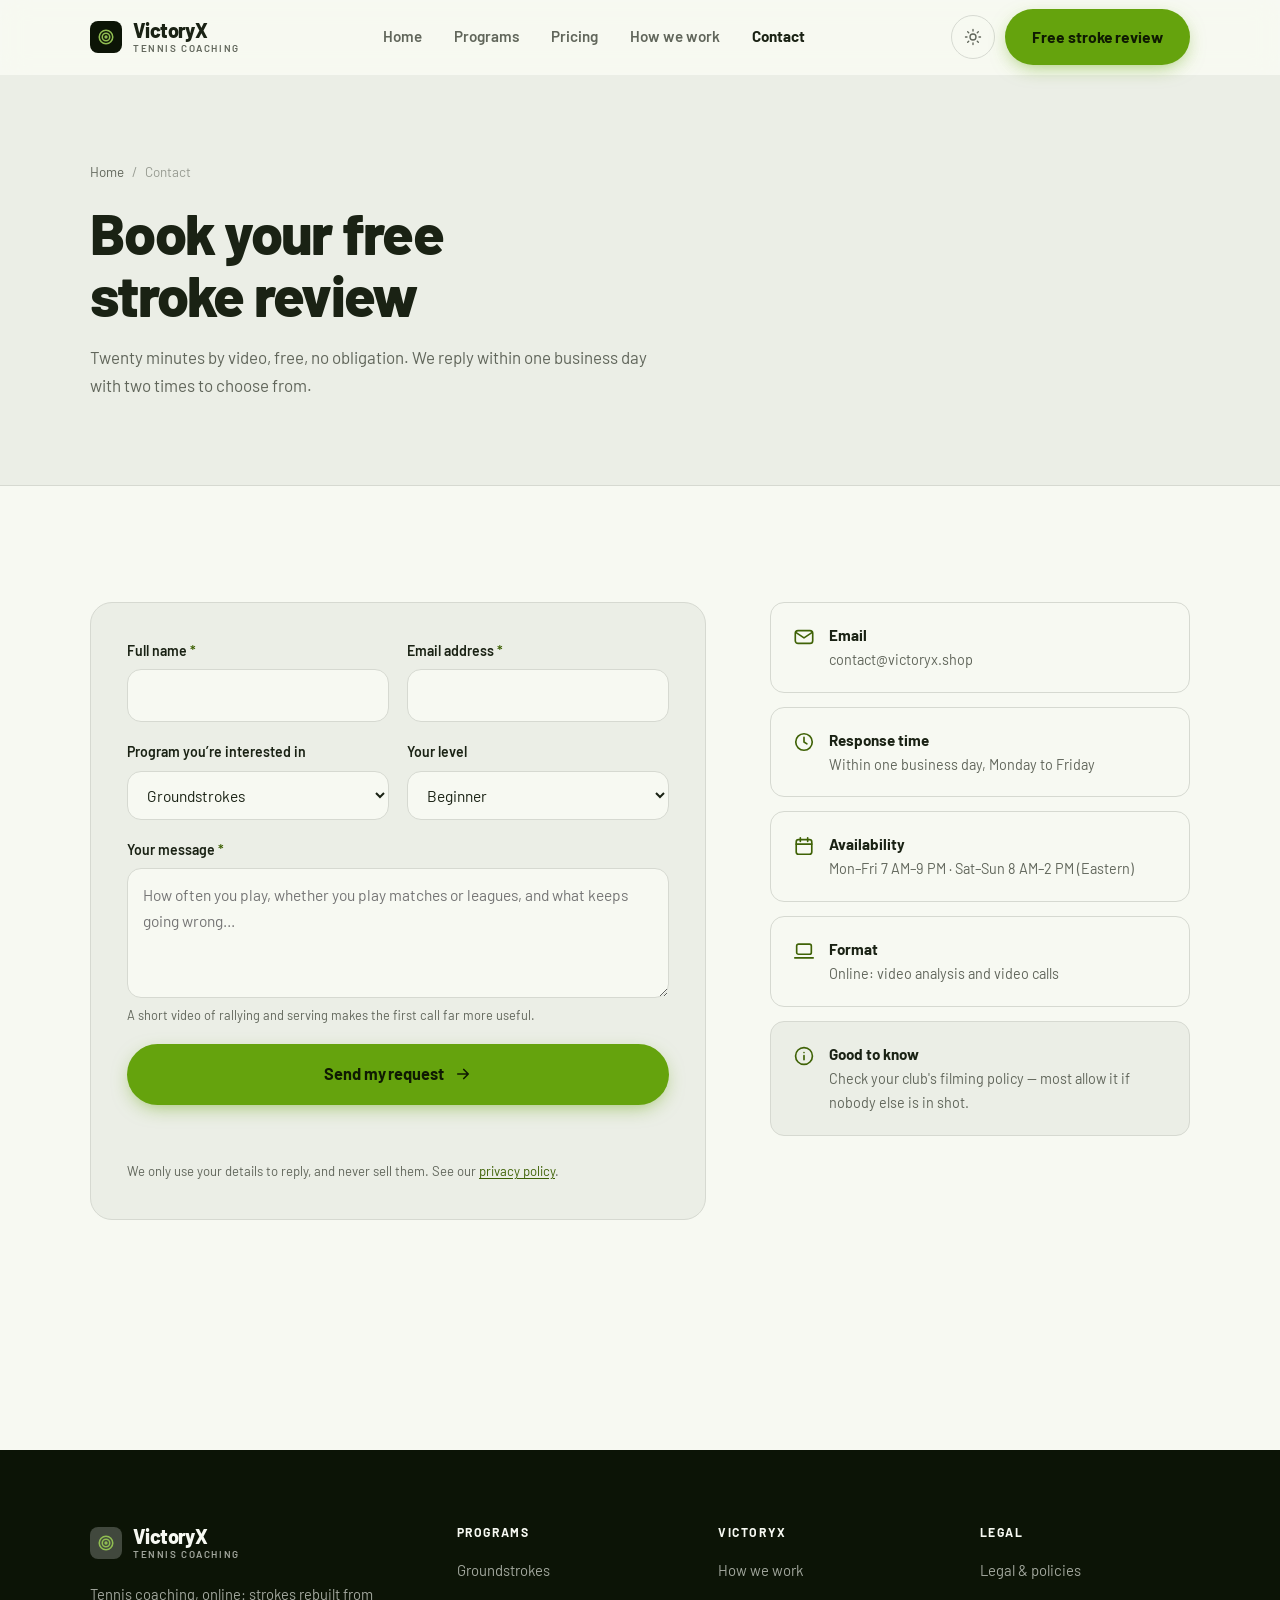
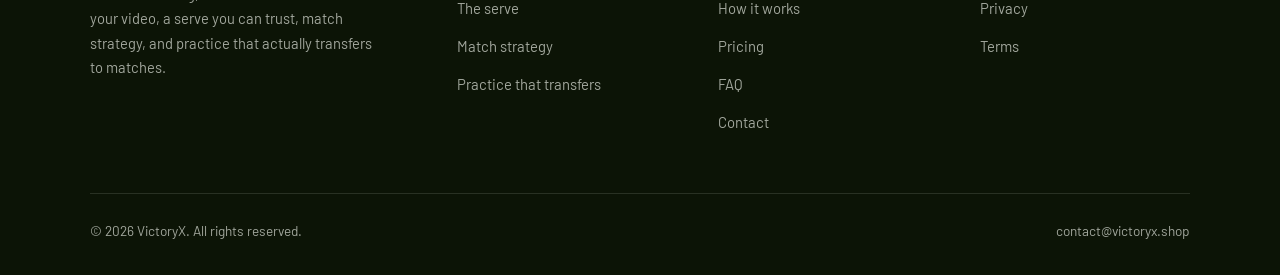
<file: contact.html>
<!DOCTYPE html>
<html lang="en" class="no-js">
<head>
<meta charset="utf-8">
<meta name="viewport" content="width=device-width, initial-scale=1">
<title>Contact — VictoryX</title>
<meta name="description" content="Book your free 20-minute stroke review. We reply within one business day.">
<link rel="canonical" href="https://victoryx.shop/contact.html">

<meta property="og:type" content="website">
<meta property="og:url" content="https://victoryx.shop/contact.html">
<meta property="og:site_name" content="VictoryX">
<meta property="og:locale" content="en_US">
<meta property="og:title" content="Contact — VictoryX">
<meta property="og:description" content="Book your free 20-minute stroke review. We reply within one business day.">
<meta name="theme-color" content="#0c1406">

<link rel="icon" href="assets/img/favicon.svg" type="image/svg+xml">
<link rel="preconnect" href="https://fonts.googleapis.com">
<link rel="preconnect" href="https://fonts.gstatic.com" crossorigin>
<link rel="stylesheet" href="https://fonts.googleapis.com/css2?family=Barlow:wght@400;500;600;700;800&display=swap">
<link rel="stylesheet" href="assets/css/style.css">

<!-- Thème appliqué avant le premier rendu (évite le flash) -->
<script>
document.documentElement.classList.remove('no-js');
(function(){try{var t=localStorage.getItem('site-theme');if(t){document.documentElement.setAttribute('data-theme',t);}}catch(e){}})();
</script>
</head>

<body>
<a class="skip-link" href="#main">Skip to main content</a>

<header class="site-header">
  <nav class="wrap nav" aria-label="Main navigation">
    <a class="brand" href="index.html">
      <svg class="brand__mark" viewBox="0 0 64 64" aria-hidden="true">
        <rect class="bm-bg" width="64" height="64" rx="16"/>
        <g class="bm-ic" transform="translate(14 14) scale(1.5)" fill="none" stroke-width="2.1" stroke-linecap="round" stroke-linejoin="round"><circle cx="12" cy="12" r="9"/><circle cx="12" cy="12" r="5"/><circle cx="12" cy="12" r="1.2" fill="currentColor"/></g>
      </svg>
      <span>VictoryX<span class="brand__sub">Tennis coaching</span></span>
    </a>

    <ul class="nav__links" id="nav-links">
      <li><a href="index.html">Home</a></li>
      <li><a href="programs.html">Programs</a></li>
      <li><a href="index.html#pricing">Pricing</a></li>
      <li><a href="about.html">How we work</a></li>
      <li><a href="contact.html" aria-current="page">Contact</a></li>
      <li><a class="btn btn--primary" href="contact.html">Free stroke review</a></li>
    </ul>

    <div class="nav__cta">
      <button class="theme-toggle" type="button" aria-label="Switch to dark theme">
        <svg class="icon-sun" viewBox="0 0 24 24" fill="none" stroke="currentColor" stroke-width="1.8" stroke-linecap="round" aria-hidden="true"><circle cx="12" cy="12" r="4"/><path d="M12 2v2m0 16v2M2 12h2m16 0h2M4.9 4.9l1.4 1.4m11.4 11.4 1.4 1.4M19.1 4.9l-1.4 1.4M6.3 17.7l-1.4 1.4"/></svg>
        <svg class="icon-moon" viewBox="0 0 24 24" fill="none" stroke="currentColor" stroke-width="1.8" stroke-linecap="round" stroke-linejoin="round" aria-hidden="true"><path d="M21 12.8A9 9 0 1 1 11.2 3a7 7 0 0 0 9.8 9.8z"/></svg>
      </button>
      <a class="btn btn--primary" href="contact.html">Free stroke review</a>
      <button class="nav__toggle" type="button" aria-expanded="false" aria-controls="nav-links" aria-label="Open menu">
        <svg class="icon-open" viewBox="0 0 24 24" fill="none" stroke="currentColor" stroke-width="2" stroke-linecap="round" aria-hidden="true"><path d="M3 6h18M3 12h18M3 18h18"/></svg>
        <svg class="icon-close" viewBox="0 0 24 24" fill="none" stroke="currentColor" stroke-width="2" stroke-linecap="round" aria-hidden="true"><path d="M6 6l12 12M18 6L6 18"/></svg>
      </button>
    </div>
  </nav>
</header>

<main id="main">

<section class="page-head">
  <div class="wrap">
    <nav class="breadcrumb" aria-label="Breadcrumb">
      <a href="index.html">Home</a><span>/</span><span aria-current="page">Contact</span>
    </nav>
    <h1>Book your free stroke review</h1>
    <p>Twenty minutes by video, free, no obligation. We reply within one business day with two times to choose from.</p>
  </div>
</section>

<section class="section wrap">
  <div class="form-layout">

    <!--
      FORM: the action attribute holds a placeholder id. Create a free form at
      https://formspree.io and replace VOTRE_ID_FORMSPREE. Until then, the button
      opens the visitor's email app with a pre-filled message to contact@victoryx.shop.
    -->
    <form class="form" id="contact-form" action="https://formspree.io/f/VOTRE_ID_FORMSPREE" method="POST"
          data-email="contact@victoryx.shop" data-subject="Stroke review request"
          data-msg-mail="Your email app will open with the message ready to send." data-msg-sending="Sending…"
          data-msg-ok="Thanks! Your message is on its way. We reply within one business day." data-msg-err="Sending failed. Please email us directly at">
      <div class="form__row">
        <div class="field">
          <label for="nom">Full name <span class="req" aria-hidden="true">*</span></label>
          <input type="text" id="nom" name="nom" autocomplete="name" required>
        </div>
        <div class="field">
          <label for="email">Email address <span class="req" aria-hidden="true">*</span></label>
          <input type="email" id="email" name="email" autocomplete="email" required>
        </div>
      </div>

      <div class="form__row">
        <div class="field">
          <label for="programme">Program you’re interested in</label>
          <select id="programme" name="programme">
            <option>Groundstrokes</option>
            <option>The serve</option>
            <option>Match strategy</option>
            <option>Practice that transfers</option>
            <option>Not sure yet</option>
          </select>
        </div>
        <div class="field">
          <label for="niveau">Your level</label>
          <select id="niveau" name="niveau">
            <option>Beginner</option>
            <option>2.5–3.0</option>
            <option>3.5–4.0</option>
            <option>4.5 and above</option>
            <option>Junior player</option>
          </select>
        </div>
      </div>

      <div class="field">
        <label for="message">Your message <span class="req" aria-hidden="true">*</span></label>
        <textarea id="message" name="message" required placeholder="How often you play, whether you play matches or leagues, and what keeps going wrong…"></textarea>
        <span class="field__hint">A short video of rallying and serving makes the first call far more useful.</span>
      </div>

      <!-- Bot trap: hidden from humans -->
      <div class="visually-hidden" aria-hidden="true">
        <label for="site-web">Leave this field empty</label>
        <input type="text" id="site-web" name="_gotcha" tabindex="-1" autocomplete="off">
      </div>

      <button class="btn btn--primary btn--lg" type="submit">Send my request <svg viewBox="0 0 24 24" fill="none" stroke="currentColor" stroke-width="2.2" stroke-linecap="round" stroke-linejoin="round" aria-hidden="true"><path d="M5 12h14M13 6l6 6-6 6"/></svg></button>

      <p id="form-status" class="form__status" role="status" aria-live="polite"></p>

      <p class="form__note">
        We only use your details to reply, and never sell them. See our <a href="legal.html#privacy">privacy policy</a>.
      </p>
    </form>

    <aside class="contact-aside">
      <div class="contact-card">
        <svg viewBox="0 0 24 24" fill="none" stroke="currentColor" stroke-width="1.8" stroke-linecap="round" stroke-linejoin="round" aria-hidden="true"><rect x="2.5" y="5" width="19" height="14" rx="3"/><path d="M3 7l9 6 9-6"/></svg>
        <div><b>Email</b><a href="mailto:contact@victoryx.shop">contact@victoryx.shop</a></div>
      </div>
      <div class="contact-card">
        <svg viewBox="0 0 24 24" fill="none" stroke="currentColor" stroke-width="1.8" stroke-linecap="round" stroke-linejoin="round" aria-hidden="true"><circle cx="12" cy="12" r="9"/><path d="M12 7v5l3.2 2"/></svg>
        <div><b>Response time</b><span>Within one business day, Monday to Friday</span></div>
      </div>
      <div class="contact-card">
        <svg viewBox="0 0 24 24" fill="none" stroke="currentColor" stroke-width="1.8" stroke-linecap="round" stroke-linejoin="round" aria-hidden="true"><rect x="3.5" y="5" width="17" height="16" rx="2.5"/><path d="M8 3v4M16 3v4M3.5 10h17"/></svg>
        <div><b>Availability</b><span>Mon–Fri 7 AM–9 PM · Sat–Sun 8 AM–2 PM (Eastern)</span></div>
      </div>
      <div class="contact-card">
        <svg viewBox="0 0 24 24" fill="none" stroke="currentColor" stroke-width="1.8" stroke-linecap="round" stroke-linejoin="round" aria-hidden="true"><rect x="4" y="4.5" width="16" height="11" rx="2"/><path d="M2 19.5h20"/></svg>
        <div><b>Format</b><span>Online: video analysis and video calls</span></div>
      </div>
      <div class="contact-card contact-card--soft">
        <svg viewBox="0 0 24 24" fill="none" stroke="currentColor" stroke-width="1.8" stroke-linecap="round" stroke-linejoin="round" aria-hidden="true"><circle cx="12" cy="12" r="9.2"/><path d="M12 16v-4.5M12 8.2v.1"/></svg>
        <div><b>Good to know</b><span>Check your club's filming policy — most allow it if nobody else is in shot.</span></div>
      </div>
    </aside>

  </div>
</section>

</main>

<footer class="site-footer">
  <div class="wrap">
    <div class="footer__grid">
      <div class="footer__brand">
        <a class="brand" href="index.html">
          <svg class="brand__mark" viewBox="0 0 64 64" aria-hidden="true">
        <rect class="bm-bg" width="64" height="64" rx="16"/>
        <g class="bm-ic" transform="translate(14 14) scale(1.5)" fill="none" stroke-width="2.1" stroke-linecap="round" stroke-linejoin="round"><circle cx="12" cy="12" r="9"/><circle cx="12" cy="12" r="5"/><circle cx="12" cy="12" r="1.2" fill="currentColor"/></g>
      </svg>
          <span>VictoryX<span class="brand__sub">Tennis coaching</span></span>
        </a>
        <p>Tennis coaching, online: strokes rebuilt from your video, a serve you can trust, match strategy, and practice that actually transfers to matches.</p>
      </div>

      <div class="footer__col">
        <h4>Programs</h4>
        <ul>
          <li><a href="programs.html#groundstrokes">Groundstrokes</a></li>
          <li><a href="programs.html#serve">The serve</a></li>
          <li><a href="programs.html#strategy">Match strategy</a></li>
          <li><a href="programs.html#practice">Practice that transfers</a></li>
        </ul>
      </div>

      <div class="footer__col">
        <h4>VictoryX</h4>
        <ul>
          <li><a href="about.html">How we work</a></li>
          <li><a href="index.html#how-it-works">How it works</a></li>
          <li><a href="index.html#pricing">Pricing</a></li>
          <li><a href="index.html#faq">FAQ</a></li>
          <li><a href="contact.html">Contact</a></li>
        </ul>
      </div>

      <div class="footer__col">
        <h4>Legal</h4>
        <ul>
          <li><a href="legal.html">Legal &amp; policies</a></li>
          <li><a href="legal.html#privacy">Privacy</a></li>
          <li><a href="legal.html#terms">Terms</a></li>
        </ul>
      </div>
    </div>

    <div class="footer__bottom">
      <p>© <span data-year>2026</span> VictoryX. All rights reserved.</p>
      <p><a href="mailto:contact@victoryx.shop">contact@victoryx.shop</a></p>
    </div>
  </div>
</footer>

<script src="assets/js/main.js" defer></script>
</body>
</html>
</file>
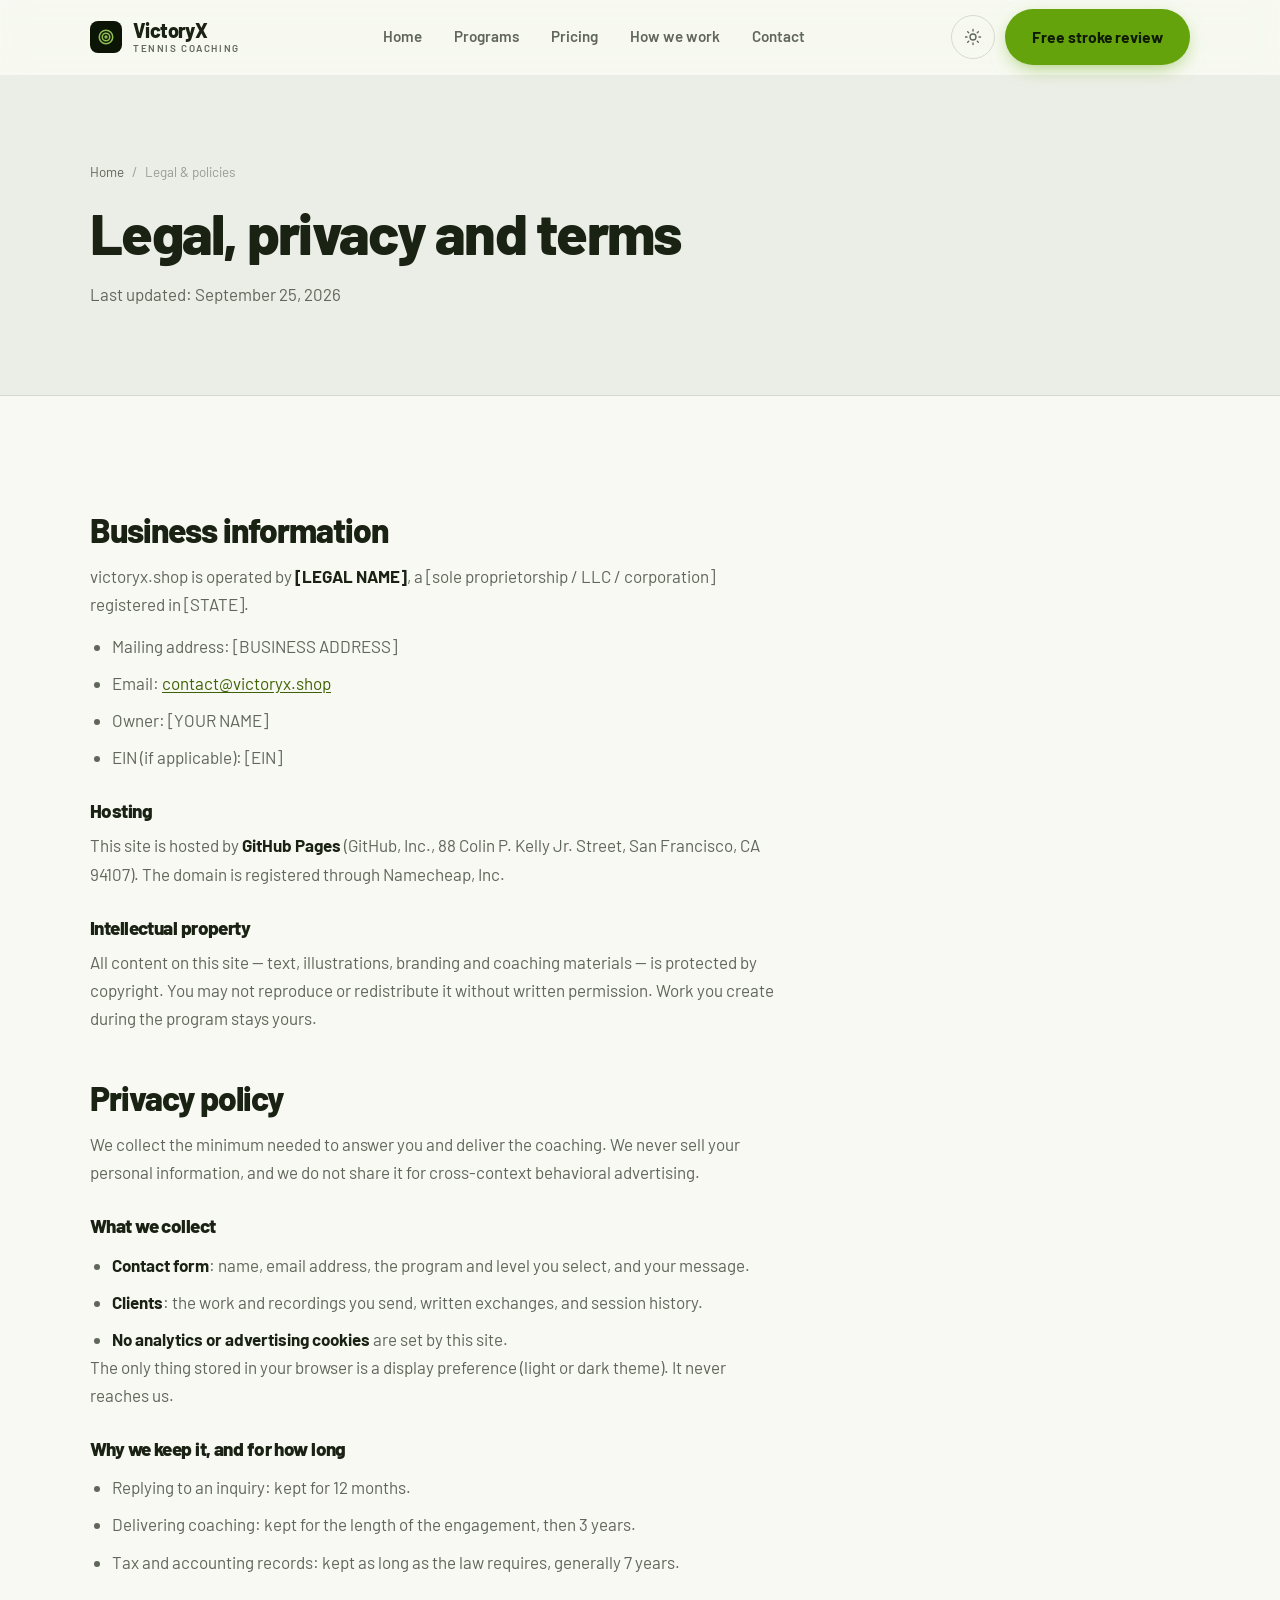
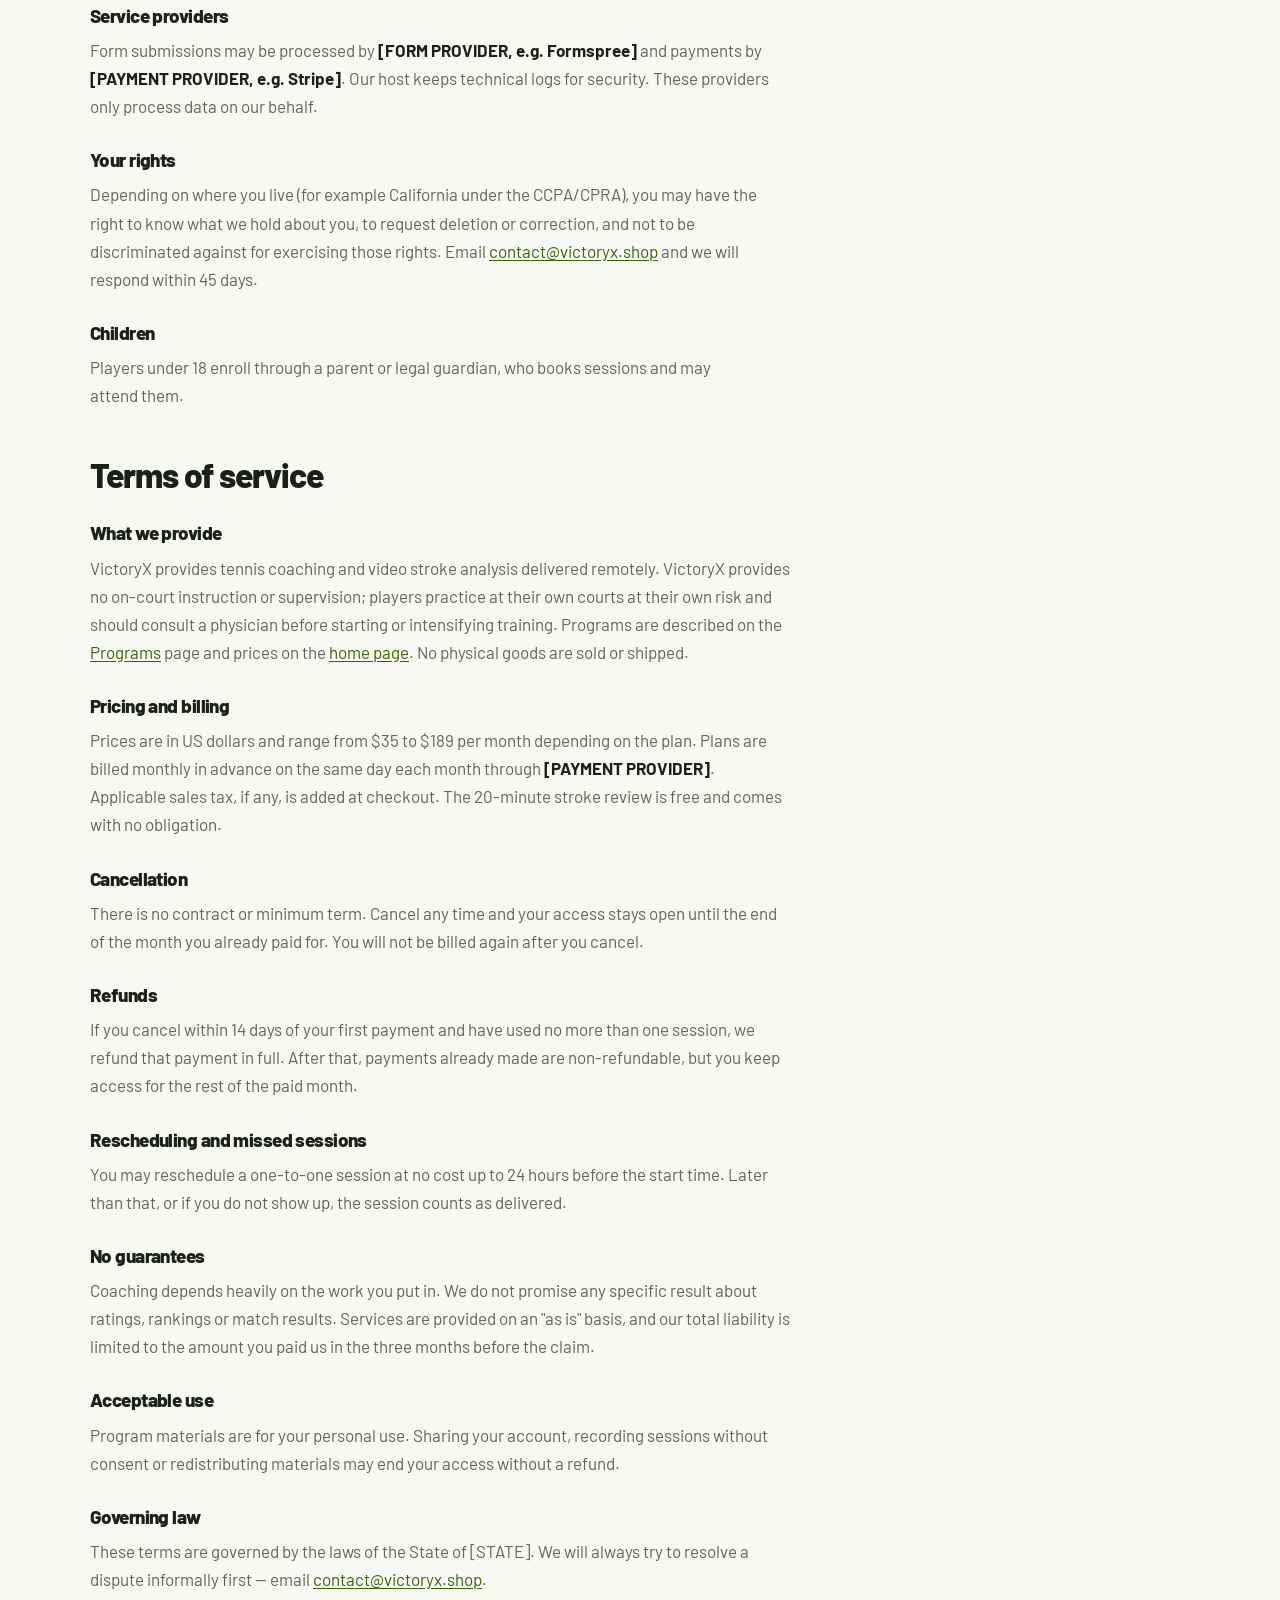
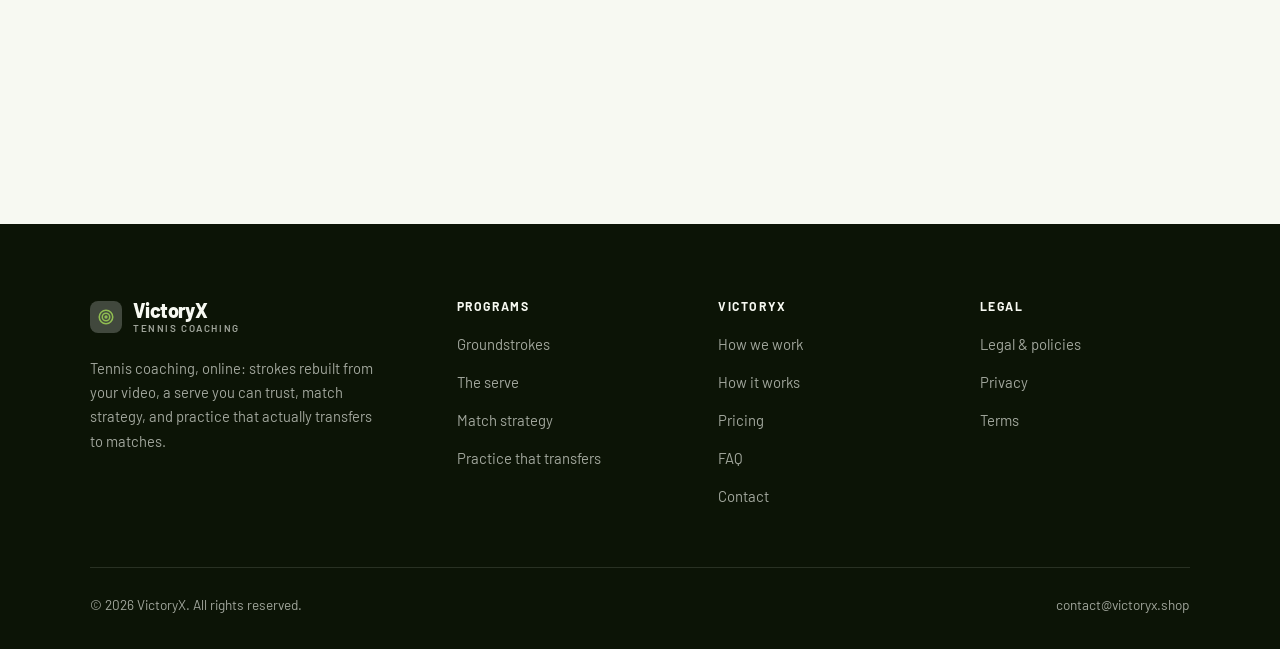
<file: legal.html>
<!DOCTYPE html>
<html lang="en" class="no-js">
<head>
<meta charset="utf-8">
<meta name="viewport" content="width=device-width, initial-scale=1">
<title>Legal, privacy and terms — VictoryX</title>
<meta name="description" content="Business information, privacy policy and terms of service for VictoryX.">
<meta name="robots" content="noindex">

<meta property="og:type" content="website">
<meta property="og:url" content="https://victoryx.shop/legal.html">
<meta property="og:site_name" content="VictoryX">
<meta property="og:locale" content="en_US">
<meta property="og:title" content="Legal, privacy and terms — VictoryX">
<meta property="og:description" content="Business information, privacy policy and terms of service for VictoryX.">
<meta name="theme-color" content="#0c1406">

<link rel="icon" href="assets/img/favicon.svg" type="image/svg+xml">
<link rel="preconnect" href="https://fonts.googleapis.com">
<link rel="preconnect" href="https://fonts.gstatic.com" crossorigin>
<link rel="stylesheet" href="https://fonts.googleapis.com/css2?family=Barlow:wght@400;500;600;700;800&display=swap">
<link rel="stylesheet" href="assets/css/style.css">

<!-- Thème appliqué avant le premier rendu (évite le flash) -->
<script>
document.documentElement.classList.remove('no-js');
(function(){try{var t=localStorage.getItem('site-theme');if(t){document.documentElement.setAttribute('data-theme',t);}}catch(e){}})();
</script>
</head>

<body>
<a class="skip-link" href="#main">Skip to main content</a>

<header class="site-header">
  <nav class="wrap nav" aria-label="Main navigation">
    <a class="brand" href="index.html">
      <svg class="brand__mark" viewBox="0 0 64 64" aria-hidden="true">
        <rect class="bm-bg" width="64" height="64" rx="16"/>
        <g class="bm-ic" transform="translate(14 14) scale(1.5)" fill="none" stroke-width="2.1" stroke-linecap="round" stroke-linejoin="round"><circle cx="12" cy="12" r="9"/><circle cx="12" cy="12" r="5"/><circle cx="12" cy="12" r="1.2" fill="currentColor"/></g>
      </svg>
      <span>VictoryX<span class="brand__sub">Tennis coaching</span></span>
    </a>

    <ul class="nav__links" id="nav-links">
      <li><a href="index.html">Home</a></li>
      <li><a href="programs.html">Programs</a></li>
      <li><a href="index.html#pricing">Pricing</a></li>
      <li><a href="about.html">How we work</a></li>
      <li><a href="contact.html">Contact</a></li>
      <li><a class="btn btn--primary" href="contact.html">Free stroke review</a></li>
    </ul>

    <div class="nav__cta">
      <button class="theme-toggle" type="button" aria-label="Switch to dark theme">
        <svg class="icon-sun" viewBox="0 0 24 24" fill="none" stroke="currentColor" stroke-width="1.8" stroke-linecap="round" aria-hidden="true"><circle cx="12" cy="12" r="4"/><path d="M12 2v2m0 16v2M2 12h2m16 0h2M4.9 4.9l1.4 1.4m11.4 11.4 1.4 1.4M19.1 4.9l-1.4 1.4M6.3 17.7l-1.4 1.4"/></svg>
        <svg class="icon-moon" viewBox="0 0 24 24" fill="none" stroke="currentColor" stroke-width="1.8" stroke-linecap="round" stroke-linejoin="round" aria-hidden="true"><path d="M21 12.8A9 9 0 1 1 11.2 3a7 7 0 0 0 9.8 9.8z"/></svg>
      </button>
      <a class="btn btn--primary" href="contact.html">Free stroke review</a>
      <button class="nav__toggle" type="button" aria-expanded="false" aria-controls="nav-links" aria-label="Open menu">
        <svg class="icon-open" viewBox="0 0 24 24" fill="none" stroke="currentColor" stroke-width="2" stroke-linecap="round" aria-hidden="true"><path d="M3 6h18M3 12h18M3 18h18"/></svg>
        <svg class="icon-close" viewBox="0 0 24 24" fill="none" stroke="currentColor" stroke-width="2" stroke-linecap="round" aria-hidden="true"><path d="M6 6l12 12M18 6L6 18"/></svg>
      </button>
    </div>
  </nav>
</header>

<main id="main">

<section class="page-head">
  <div class="wrap">
    <nav class="breadcrumb" aria-label="Breadcrumb">
      <a href="index.html">Home</a><span>/</span><span aria-current="page">Legal &amp; policies</span>
    </nav>
    <h1>Legal, privacy and terms</h1>
    <p>Last updated: <time datetime="2026-09-25">September 25, 2026</time></p>
  </div>
</section>

<section class="section wrap">
  <div class="prose">

    <!--
      TO DO: this is a skeleton, not legal advice. Replace every [BRACKET] with
      your real details before selling, and have a lawyer review it if you can.
      Consumer protection rules differ by state.
    -->

    <h2 id="business">Business information</h2>
    <p>
      victoryx.shop is operated by <strong>[LEGAL NAME]</strong>, a [sole proprietorship / LLC / corporation]
      registered in [STATE].
    </p>
    <ul>
      <li>Mailing address: [BUSINESS ADDRESS]</li>
      <li>Email: <a href="mailto:contact@victoryx.shop">contact@victoryx.shop</a></li>
      <li>Owner: [YOUR NAME]</li>
      <li>EIN (if applicable): [EIN]</li>
    </ul>

    <h3>Hosting</h3>
    <p>
      This site is hosted by <strong>GitHub Pages</strong> (GitHub, Inc., 88 Colin P. Kelly Jr. Street,
      San Francisco, CA 94107). The domain is registered through Namecheap, Inc.
    </p>

    <h3>Intellectual property</h3>
    <p>
      All content on this site — text, illustrations, branding and coaching materials — is protected by
      copyright. You may not reproduce or redistribute it without written permission. Work you create during
      the program stays yours.
    </p>

    <h2 id="privacy">Privacy policy</h2>
    <p>
      We collect the minimum needed to answer you and deliver the coaching. We never sell your personal
      information, and we do not share it for cross-context behavioral advertising.
    </p>
    <h3>What we collect</h3>
    <ul>
      <li><strong>Contact form</strong>: name, email address, the program and level you select, and your message.</li>
      <li><strong>Clients</strong>: the work and recordings you send, written exchanges, and session history.</li>
      <li><strong>No analytics or advertising cookies</strong> are set by this site.</li>
    </ul>
    <p>
      The only thing stored in your browser is a display preference (light or dark theme). It never reaches us.
    </p>
    <h3>Why we keep it, and for how long</h3>
    <ul>
      <li>Replying to an inquiry: kept for 12 months.</li>
      <li>Delivering coaching: kept for the length of the engagement, then 3 years.</li>
      <li>Tax and accounting records: kept as long as the law requires, generally 7 years.</li>
    </ul>
    <h3>Service providers</h3>
    <p>
      Form submissions may be processed by <strong>[FORM PROVIDER, e.g. Formspree]</strong> and payments by
      <strong>[PAYMENT PROVIDER, e.g. Stripe]</strong>. Our host keeps technical logs for security. These
      providers only process data on our behalf.
    </p>
    <h3>Your rights</h3>
    <p>
      Depending on where you live (for example California under the CCPA/CPRA), you may have the right to
      know what we hold about you, to request deletion or correction, and not to be discriminated against for
      exercising those rights. Email <a href="mailto:contact@victoryx.shop">contact@victoryx.shop</a> and we will respond within 45 days.
    </p>
    <h3>Children</h3>
    <p>
      Players under 18 enroll through a parent or legal guardian, who books sessions and may attend them.
    </p>

    <h2 id="terms">Terms of service</h2>
    <h3>What we provide</h3>
    <p>
      VictoryX provides tennis coaching and video stroke analysis delivered remotely. VictoryX provides no on-court instruction or supervision; players practice at their own courts at their own risk and should consult a physician before starting or intensifying training. Programs are described on the
      <a href="programs.html">Programs</a> page and prices on the <a href="index.html#pricing">home page</a>.
      No physical goods are sold or shipped.
    </p>
    <h3>Pricing and billing</h3>
    <p>
      Prices are in US dollars and range from $35 to $189 per month
      depending on the plan. Plans are billed monthly in advance on the same day each month through
      <strong>[PAYMENT PROVIDER]</strong>. Applicable sales tax, if any, is added at checkout.
      The 20-minute stroke review is free and comes with no obligation.
    </p>
    <h3>Cancellation</h3>
    <p>
      There is no contract or minimum term. Cancel any time and your access stays open until the end of the
      month you already paid for. You will not be billed again after you cancel.
    </p>
    <h3>Refunds</h3>
    <p>
      If you cancel within 14 days of your first payment and have used no more than one session, we refund
      that payment in full. After that, payments already made are non-refundable, but you keep access for the
      rest of the paid month.
    </p>
    <h3>Rescheduling and missed sessions</h3>
    <p>
      You may reschedule a one-to-one session at no cost up to 24 hours before the start time. Later than
      that, or if you do not show up, the session counts as delivered.
    </p>
    <h3>No guarantees</h3>
    <p>
      Coaching depends heavily on the work you put in. We do not promise any specific result
      about ratings, rankings or match results. Services are provided on an "as is" basis, and our total
      liability is limited to the amount you paid us in the three months before the claim.
    </p>
    <h3>Acceptable use</h3>
    <p>
      Program materials are for your personal use. Sharing your account, recording sessions without consent
      or redistributing materials may end your access without a refund.
    </p>
    <h3>Governing law</h3>
    <p>
      These terms are governed by the laws of the State of [STATE]. We will always try to resolve a dispute
      informally first — email <a href="mailto:contact@victoryx.shop">contact@victoryx.shop</a>.
    </p>

  </div>
</section>

</main>

<footer class="site-footer">
  <div class="wrap">
    <div class="footer__grid">
      <div class="footer__brand">
        <a class="brand" href="index.html">
          <svg class="brand__mark" viewBox="0 0 64 64" aria-hidden="true">
        <rect class="bm-bg" width="64" height="64" rx="16"/>
        <g class="bm-ic" transform="translate(14 14) scale(1.5)" fill="none" stroke-width="2.1" stroke-linecap="round" stroke-linejoin="round"><circle cx="12" cy="12" r="9"/><circle cx="12" cy="12" r="5"/><circle cx="12" cy="12" r="1.2" fill="currentColor"/></g>
      </svg>
          <span>VictoryX<span class="brand__sub">Tennis coaching</span></span>
        </a>
        <p>Tennis coaching, online: strokes rebuilt from your video, a serve you can trust, match strategy, and practice that actually transfers to matches.</p>
      </div>

      <div class="footer__col">
        <h4>Programs</h4>
        <ul>
          <li><a href="programs.html#groundstrokes">Groundstrokes</a></li>
          <li><a href="programs.html#serve">The serve</a></li>
          <li><a href="programs.html#strategy">Match strategy</a></li>
          <li><a href="programs.html#practice">Practice that transfers</a></li>
        </ul>
      </div>

      <div class="footer__col">
        <h4>VictoryX</h4>
        <ul>
          <li><a href="about.html">How we work</a></li>
          <li><a href="index.html#how-it-works">How it works</a></li>
          <li><a href="index.html#pricing">Pricing</a></li>
          <li><a href="index.html#faq">FAQ</a></li>
          <li><a href="contact.html">Contact</a></li>
        </ul>
      </div>

      <div class="footer__col">
        <h4>Legal</h4>
        <ul>
          <li><a href="legal.html">Legal &amp; policies</a></li>
          <li><a href="legal.html#privacy">Privacy</a></li>
          <li><a href="legal.html#terms">Terms</a></li>
        </ul>
      </div>
    </div>

    <div class="footer__bottom">
      <p>© <span data-year>2026</span> VictoryX. All rights reserved.</p>
      <p><a href="mailto:contact@victoryx.shop">contact@victoryx.shop</a></p>
    </div>
  </div>
</footer>

<script src="assets/js/main.js" defer></script>
</body>
</html>
</file>
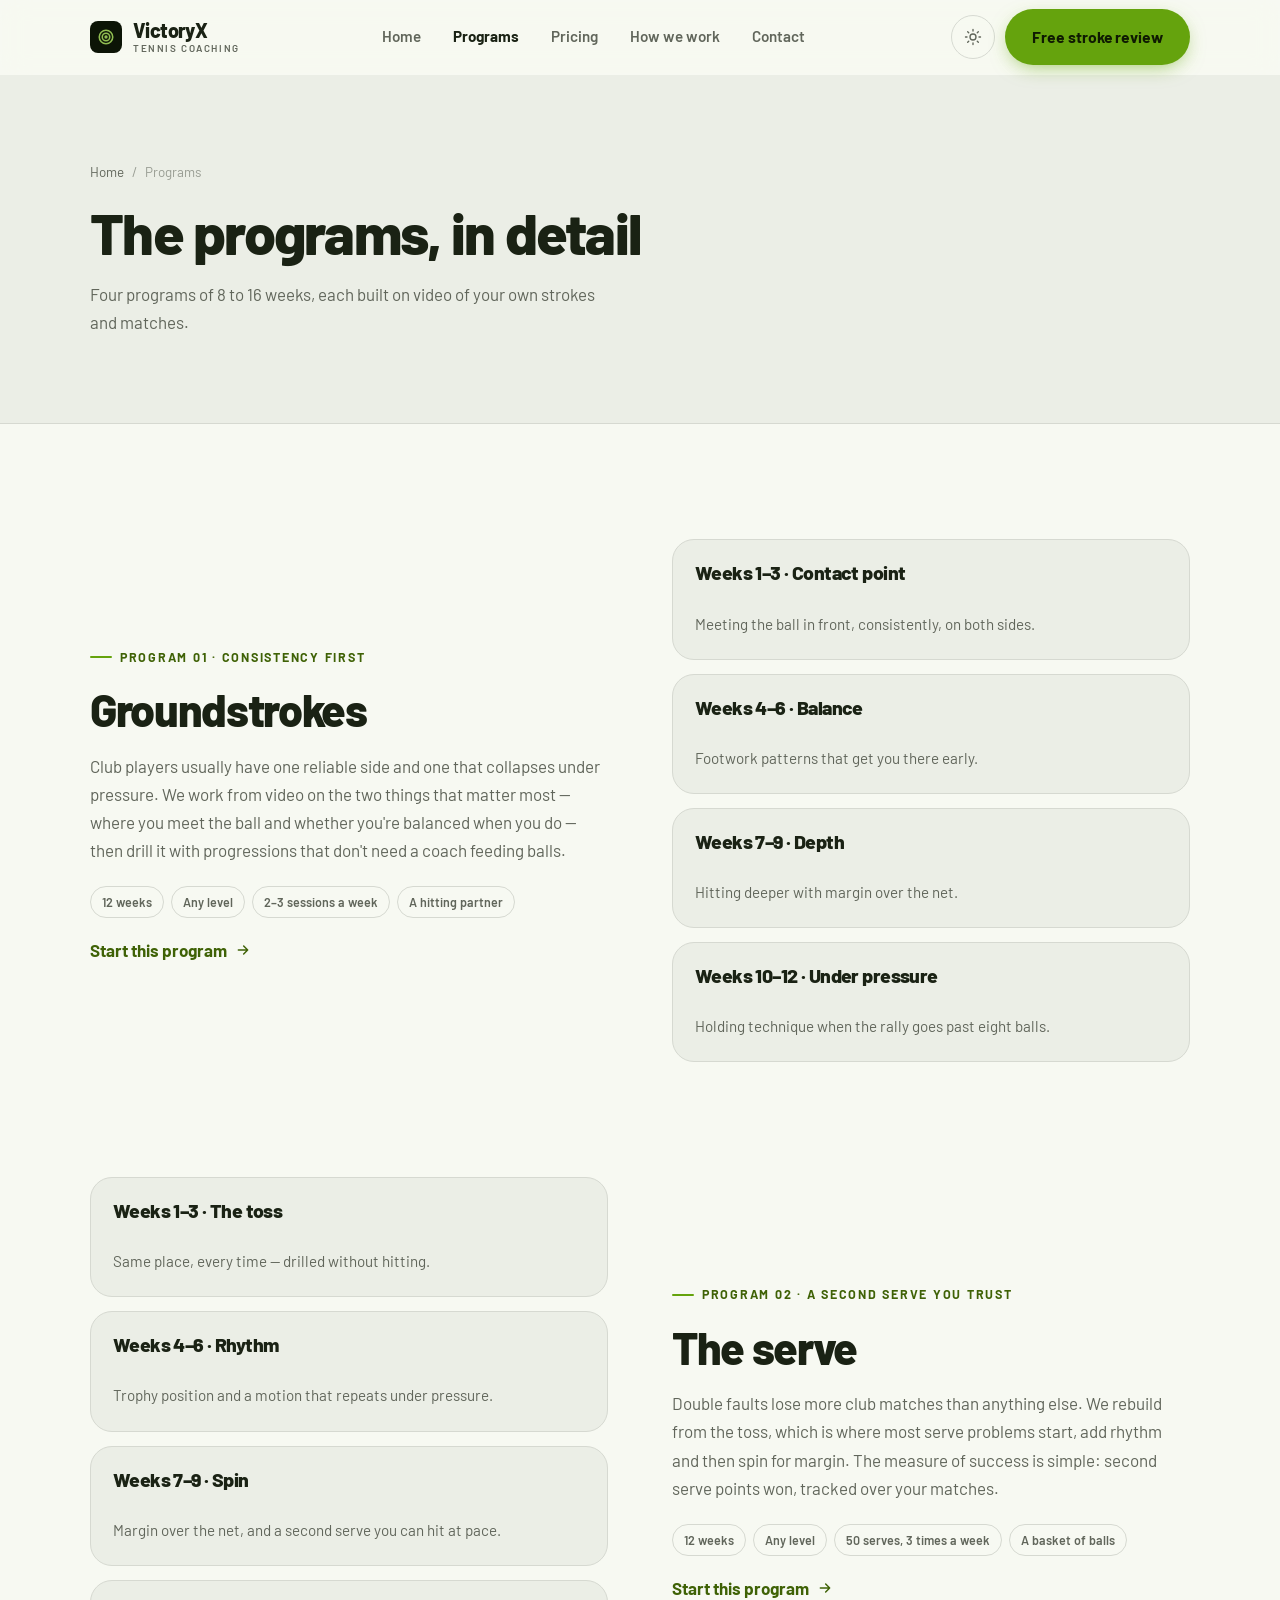
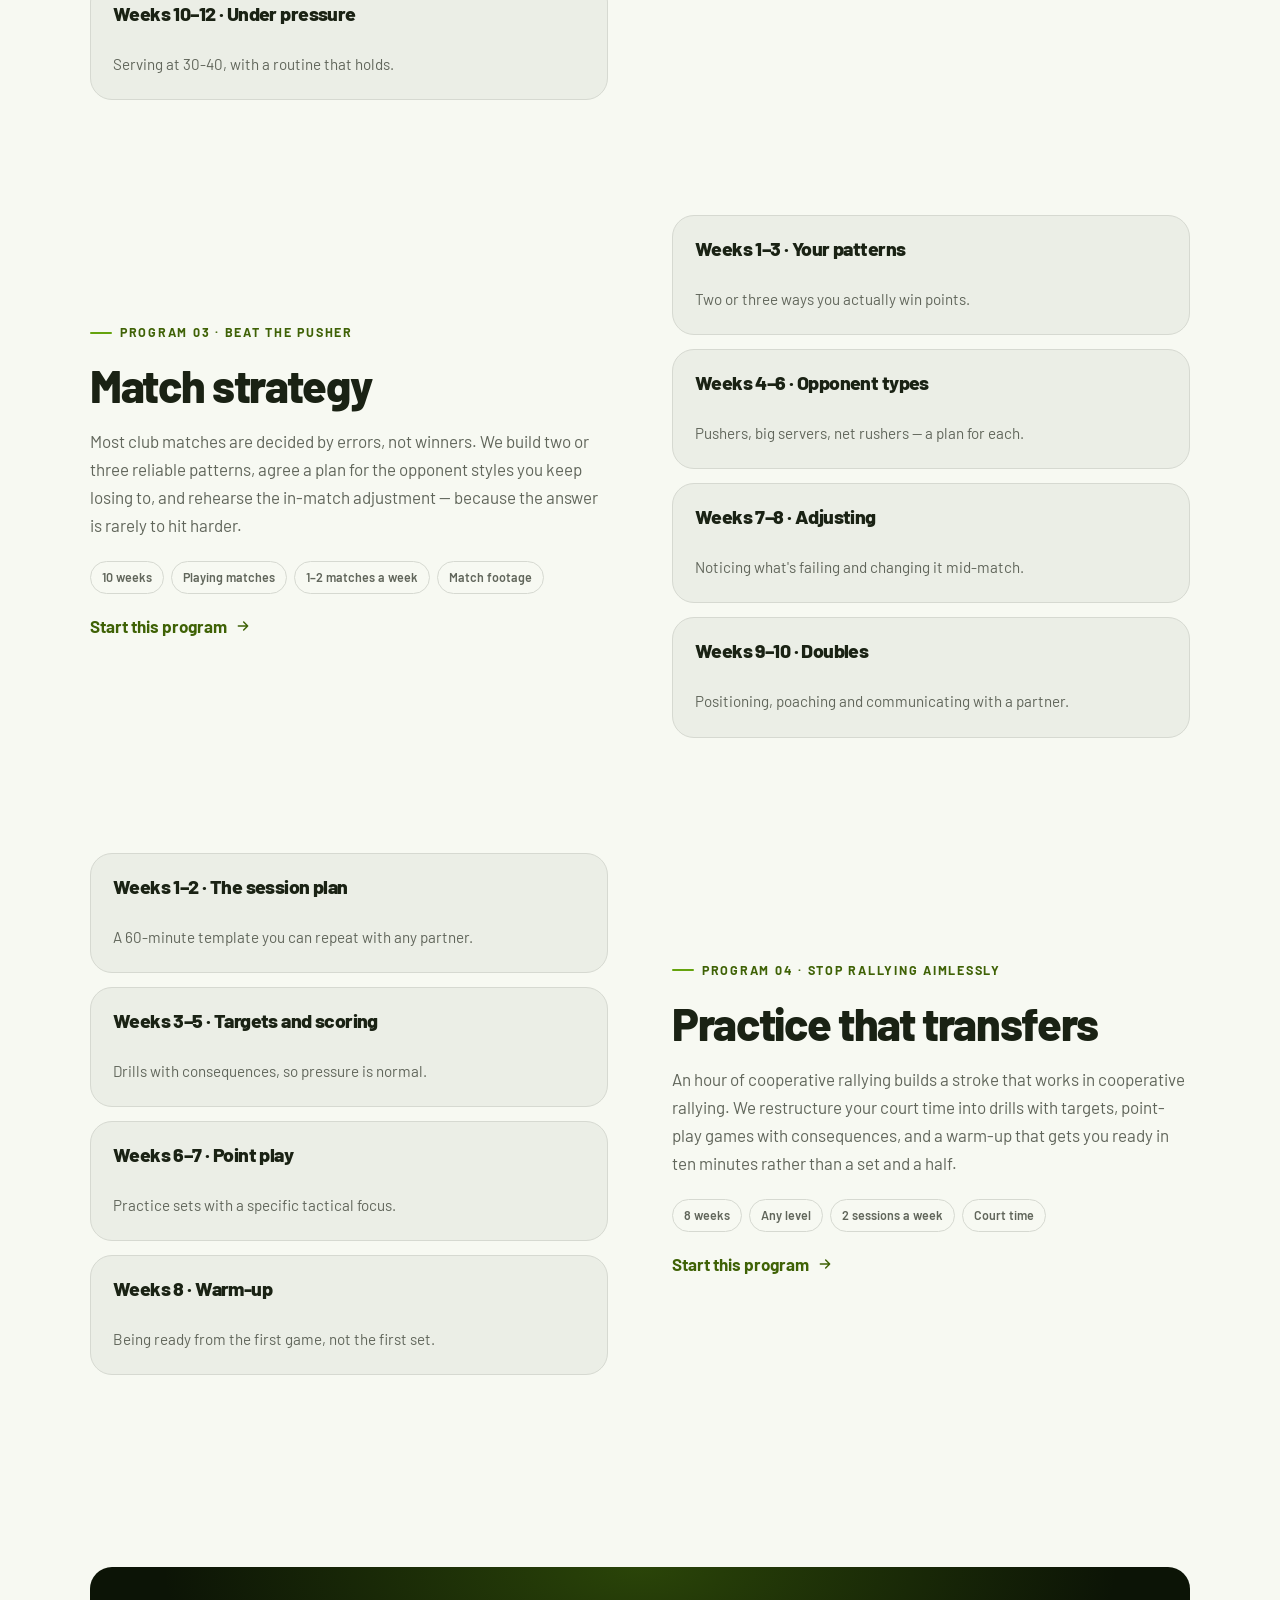
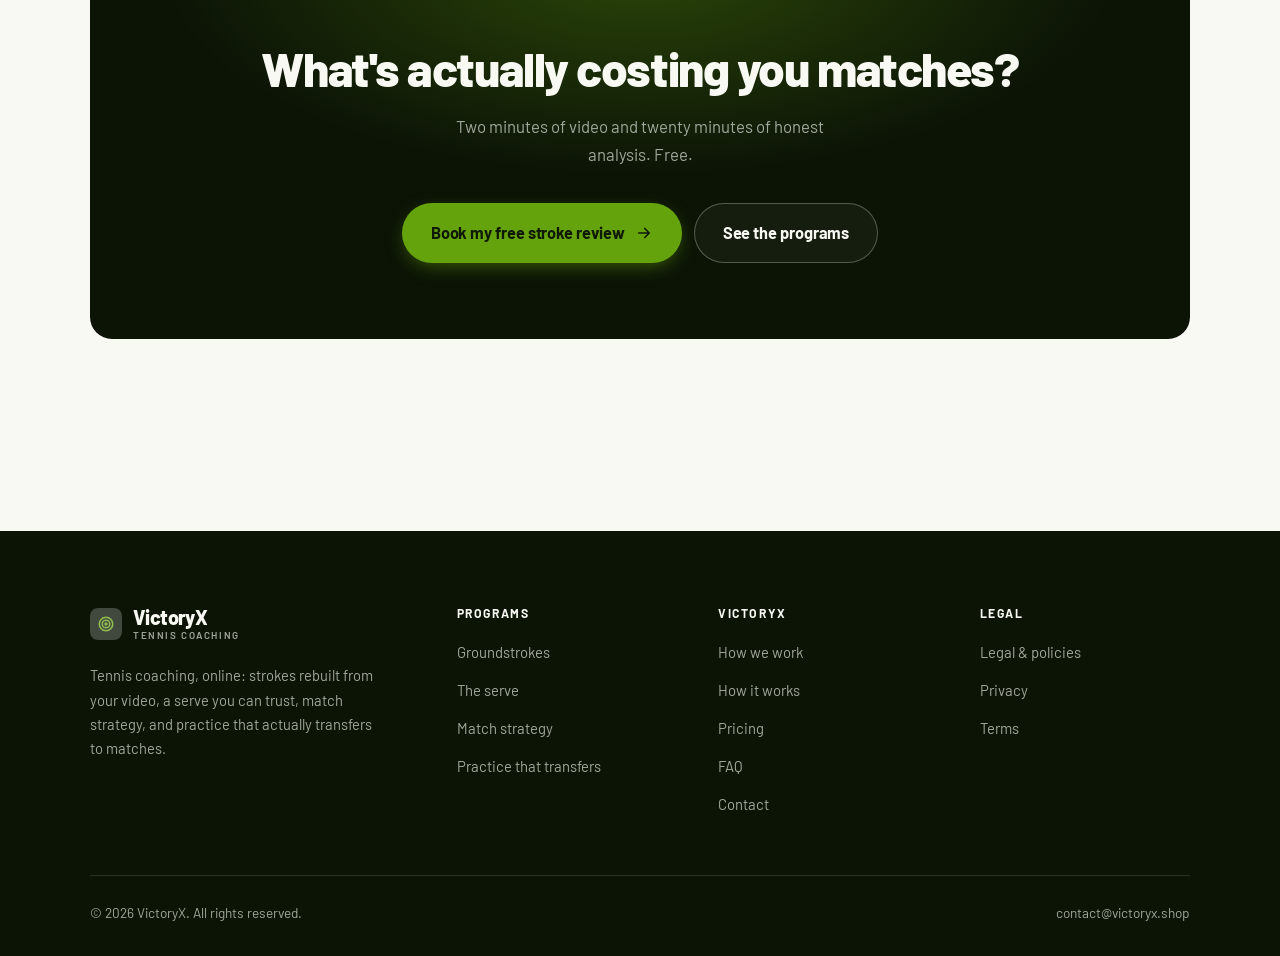
<file: programs.html>
<!DOCTYPE html>
<html lang="en" class="no-js">
<head>
<meta charset="utf-8">
<meta name="viewport" content="width=device-width, initial-scale=1">
<title>Programs — VictoryX</title>
<meta name="description" content="Tennis coaching programs: groundstrokes, the serve, match strategy, and practice that transfers. Week by week.">
<link rel="canonical" href="https://victoryx.shop/programs.html">

<meta property="og:type" content="website">
<meta property="og:url" content="https://victoryx.shop/programs.html">
<meta property="og:site_name" content="VictoryX">
<meta property="og:locale" content="en_US">
<meta property="og:title" content="Programs — VictoryX">
<meta property="og:description" content="Tennis coaching programs: groundstrokes, the serve, match strategy, and practice that transfers. Week by week.">
<meta name="theme-color" content="#0c1406">

<link rel="icon" href="assets/img/favicon.svg" type="image/svg+xml">
<link rel="preconnect" href="https://fonts.googleapis.com">
<link rel="preconnect" href="https://fonts.gstatic.com" crossorigin>
<link rel="stylesheet" href="https://fonts.googleapis.com/css2?family=Barlow:wght@400;500;600;700;800&display=swap">
<link rel="stylesheet" href="assets/css/style.css">

<!-- Thème appliqué avant le premier rendu (évite le flash) -->
<script>
document.documentElement.classList.remove('no-js');
(function(){try{var t=localStorage.getItem('site-theme');if(t){document.documentElement.setAttribute('data-theme',t);}}catch(e){}})();
</script>
</head>

<body>
<a class="skip-link" href="#main">Skip to main content</a>

<header class="site-header">
  <nav class="wrap nav" aria-label="Main navigation">
    <a class="brand" href="index.html">
      <svg class="brand__mark" viewBox="0 0 64 64" aria-hidden="true">
        <rect class="bm-bg" width="64" height="64" rx="16"/>
        <g class="bm-ic" transform="translate(14 14) scale(1.5)" fill="none" stroke-width="2.1" stroke-linecap="round" stroke-linejoin="round"><circle cx="12" cy="12" r="9"/><circle cx="12" cy="12" r="5"/><circle cx="12" cy="12" r="1.2" fill="currentColor"/></g>
      </svg>
      <span>VictoryX<span class="brand__sub">Tennis coaching</span></span>
    </a>

    <ul class="nav__links" id="nav-links">
      <li><a href="index.html">Home</a></li>
      <li><a href="programs.html" aria-current="page">Programs</a></li>
      <li><a href="index.html#pricing">Pricing</a></li>
      <li><a href="about.html">How we work</a></li>
      <li><a href="contact.html">Contact</a></li>
      <li><a class="btn btn--primary" href="contact.html">Free stroke review</a></li>
    </ul>

    <div class="nav__cta">
      <button class="theme-toggle" type="button" aria-label="Switch to dark theme">
        <svg class="icon-sun" viewBox="0 0 24 24" fill="none" stroke="currentColor" stroke-width="1.8" stroke-linecap="round" aria-hidden="true"><circle cx="12" cy="12" r="4"/><path d="M12 2v2m0 16v2M2 12h2m16 0h2M4.9 4.9l1.4 1.4m11.4 11.4 1.4 1.4M19.1 4.9l-1.4 1.4M6.3 17.7l-1.4 1.4"/></svg>
        <svg class="icon-moon" viewBox="0 0 24 24" fill="none" stroke="currentColor" stroke-width="1.8" stroke-linecap="round" stroke-linejoin="round" aria-hidden="true"><path d="M21 12.8A9 9 0 1 1 11.2 3a7 7 0 0 0 9.8 9.8z"/></svg>
      </button>
      <a class="btn btn--primary" href="contact.html">Free stroke review</a>
      <button class="nav__toggle" type="button" aria-expanded="false" aria-controls="nav-links" aria-label="Open menu">
        <svg class="icon-open" viewBox="0 0 24 24" fill="none" stroke="currentColor" stroke-width="2" stroke-linecap="round" aria-hidden="true"><path d="M3 6h18M3 12h18M3 18h18"/></svg>
        <svg class="icon-close" viewBox="0 0 24 24" fill="none" stroke="currentColor" stroke-width="2" stroke-linecap="round" aria-hidden="true"><path d="M6 6l12 12M18 6L6 18"/></svg>
      </button>
    </div>
  </nav>
</header>

<main id="main">

<section class="page-head">
  <div class="wrap">
    <nav class="breadcrumb" aria-label="Breadcrumb">
      <a href="index.html">Home</a><span>/</span><span aria-current="page">Programs</span>
    </nav>
    <h1>The programs, in detail</h1>
    <p>Four programs of 8 to 16 weeks, each built on video of your own strokes and matches.</p>
  </div>
</section>

<section class="section wrap" id="groundstrokes">
  <div class="split reveal">
    <div>
      <span class="eyebrow">Program 01 · Consistency first</span>
      <h2>Groundstrokes</h2>
      <p>Club players usually have one reliable side and one that collapses under pressure. We work from video on the two things that matter most — where you meet the ball and whether you're balanced when you do — then drill it with progressions that don't need a coach feeding balls.</p>
      <ul class="tags"><li>12 weeks</li><li>Any level</li><li>2–3 sessions a week</li><li>A hitting partner</li></ul>
      <p><a class="arrow-link" href="contact.html">Start this program <svg viewBox="0 0 24 24" fill="none" stroke="currentColor" stroke-width="2.2" stroke-linecap="round" stroke-linejoin="round" aria-hidden="true"><path d="M5 12h14M13 6l6 6-6 6"/></svg></a></p>
    </div>
    <div class="grid grid--2 grid--tight">
      <article class="card card--sm">
        <h3>Weeks 1–3 · Contact point</h3>
        <p>Meeting the ball in front, consistently, on both sides.</p>
      </article>
      <article class="card card--sm">
        <h3>Weeks 4–6 · Balance</h3>
        <p>Footwork patterns that get you there early.</p>
      </article>
      <article class="card card--sm">
        <h3>Weeks 7–9 · Depth</h3>
        <p>Hitting deeper with margin over the net.</p>
      </article>
      <article class="card card--sm">
        <h3>Weeks 10–12 · Under pressure</h3>
        <p>Holding technique when the rally goes past eight balls.</p>
      </article>
    </div>
  </div>
</section>

<section class="section section--flush wrap" id="serve">
  <div class="split reveal">
    <div class="grid grid--2 grid--tight">
      <article class="card card--sm">
        <h3>Weeks 1–3 · The toss</h3>
        <p>Same place, every time — drilled without hitting.</p>
      </article>
      <article class="card card--sm">
        <h3>Weeks 4–6 · Rhythm</h3>
        <p>Trophy position and a motion that repeats under pressure.</p>
      </article>
      <article class="card card--sm">
        <h3>Weeks 7–9 · Spin</h3>
        <p>Margin over the net, and a second serve you can hit at pace.</p>
      </article>
      <article class="card card--sm">
        <h3>Weeks 10–12 · Under pressure</h3>
        <p>Serving at 30-40, with a routine that holds.</p>
      </article>
    </div>
    <div>
      <span class="eyebrow">Program 02 · A second serve you trust</span>
      <h2>The serve</h2>
      <p>Double faults lose more club matches than anything else. We rebuild from the toss, which is where most serve problems start, add rhythm and then spin for margin. The measure of success is simple: second serve points won, tracked over your matches.</p>
      <ul class="tags"><li>12 weeks</li><li>Any level</li><li>50 serves, 3 times a week</li><li>A basket of balls</li></ul>
      <p><a class="arrow-link" href="contact.html">Start this program <svg viewBox="0 0 24 24" fill="none" stroke="currentColor" stroke-width="2.2" stroke-linecap="round" stroke-linejoin="round" aria-hidden="true"><path d="M5 12h14M13 6l6 6-6 6"/></svg></a></p>
    </div>
  </div>
</section>

<section class="section section--flush wrap" id="strategy">
  <div class="split reveal">
    <div>
      <span class="eyebrow">Program 03 · Beat the pusher</span>
      <h2>Match strategy</h2>
      <p>Most club matches are decided by errors, not winners. We build two or three reliable patterns, agree a plan for the opponent styles you keep losing to, and rehearse the in-match adjustment — because the answer is rarely to hit harder.</p>
      <ul class="tags"><li>10 weeks</li><li>Playing matches</li><li>1–2 matches a week</li><li>Match footage</li></ul>
      <p><a class="arrow-link" href="contact.html">Start this program <svg viewBox="0 0 24 24" fill="none" stroke="currentColor" stroke-width="2.2" stroke-linecap="round" stroke-linejoin="round" aria-hidden="true"><path d="M5 12h14M13 6l6 6-6 6"/></svg></a></p>
    </div>
    <div class="grid grid--2 grid--tight">
      <article class="card card--sm">
        <h3>Weeks 1–3 · Your patterns</h3>
        <p>Two or three ways you actually win points.</p>
      </article>
      <article class="card card--sm">
        <h3>Weeks 4–6 · Opponent types</h3>
        <p>Pushers, big servers, net rushers — a plan for each.</p>
      </article>
      <article class="card card--sm">
        <h3>Weeks 7–8 · Adjusting</h3>
        <p>Noticing what's failing and changing it mid-match.</p>
      </article>
      <article class="card card--sm">
        <h3>Weeks 9–10 · Doubles</h3>
        <p>Positioning, poaching and communicating with a partner.</p>
      </article>
    </div>
  </div>
</section>

<section class="section section--flush wrap" id="practice">
  <div class="split reveal">
    <div class="grid grid--2 grid--tight">
      <article class="card card--sm">
        <h3>Weeks 1–2 · The session plan</h3>
        <p>A 60-minute template you can repeat with any partner.</p>
      </article>
      <article class="card card--sm">
        <h3>Weeks 3–5 · Targets and scoring</h3>
        <p>Drills with consequences, so pressure is normal.</p>
      </article>
      <article class="card card--sm">
        <h3>Weeks 6–7 · Point play</h3>
        <p>Practice sets with a specific tactical focus.</p>
      </article>
      <article class="card card--sm">
        <h3>Weeks 8 · Warm-up</h3>
        <p>Being ready from the first game, not the first set.</p>
      </article>
    </div>
    <div>
      <span class="eyebrow">Program 04 · Stop rallying aimlessly</span>
      <h2>Practice that transfers</h2>
      <p>An hour of cooperative rallying builds a stroke that works in cooperative rallying. We restructure your court time into drills with targets, point-play games with consequences, and a warm-up that gets you ready in ten minutes rather than a set and a half.</p>
      <ul class="tags"><li>8 weeks</li><li>Any level</li><li>2 sessions a week</li><li>Court time</li></ul>
      <p><a class="arrow-link" href="contact.html">Start this program <svg viewBox="0 0 24 24" fill="none" stroke="currentColor" stroke-width="2.2" stroke-linecap="round" stroke-linejoin="round" aria-hidden="true"><path d="M5 12h14M13 6l6 6-6 6"/></svg></a></p>
    </div>
  </div>
</section>

<section class="wrap section--tight">
  <div class="cta-band reveal">
    <h2>What's actually costing you matches?</h2>
    <p>Two minutes of video and twenty minutes of honest analysis. Free.</p>
    <div class="hero__actions">
      <a class="btn btn--primary btn--lg" href="contact.html">Book my free stroke review <svg viewBox="0 0 24 24" fill="none" stroke="currentColor" stroke-width="2.2" stroke-linecap="round" stroke-linejoin="round" aria-hidden="true"><path d="M5 12h14M13 6l6 6-6 6"/></svg></a>
      <a class="btn btn--on-dark btn--lg" href="programs.html">See the programs</a>
    </div>
  </div>
</section>

</main>

<footer class="site-footer">
  <div class="wrap">
    <div class="footer__grid">
      <div class="footer__brand">
        <a class="brand" href="index.html">
          <svg class="brand__mark" viewBox="0 0 64 64" aria-hidden="true">
        <rect class="bm-bg" width="64" height="64" rx="16"/>
        <g class="bm-ic" transform="translate(14 14) scale(1.5)" fill="none" stroke-width="2.1" stroke-linecap="round" stroke-linejoin="round"><circle cx="12" cy="12" r="9"/><circle cx="12" cy="12" r="5"/><circle cx="12" cy="12" r="1.2" fill="currentColor"/></g>
      </svg>
          <span>VictoryX<span class="brand__sub">Tennis coaching</span></span>
        </a>
        <p>Tennis coaching, online: strokes rebuilt from your video, a serve you can trust, match strategy, and practice that actually transfers to matches.</p>
      </div>

      <div class="footer__col">
        <h4>Programs</h4>
        <ul>
          <li><a href="programs.html#groundstrokes">Groundstrokes</a></li>
          <li><a href="programs.html#serve">The serve</a></li>
          <li><a href="programs.html#strategy">Match strategy</a></li>
          <li><a href="programs.html#practice">Practice that transfers</a></li>
        </ul>
      </div>

      <div class="footer__col">
        <h4>VictoryX</h4>
        <ul>
          <li><a href="about.html">How we work</a></li>
          <li><a href="index.html#how-it-works">How it works</a></li>
          <li><a href="index.html#pricing">Pricing</a></li>
          <li><a href="index.html#faq">FAQ</a></li>
          <li><a href="contact.html">Contact</a></li>
        </ul>
      </div>

      <div class="footer__col">
        <h4>Legal</h4>
        <ul>
          <li><a href="legal.html">Legal &amp; policies</a></li>
          <li><a href="legal.html#privacy">Privacy</a></li>
          <li><a href="legal.html#terms">Terms</a></li>
        </ul>
      </div>
    </div>

    <div class="footer__bottom">
      <p>© <span data-year>2026</span> VictoryX. All rights reserved.</p>
      <p><a href="mailto:contact@victoryx.shop">contact@victoryx.shop</a></p>
    </div>
  </div>
</footer>

<script src="assets/js/main.js" defer></script>
</body>
</html>
</file>
<file: assets/css/style.css>
/* VictoryX — couleurs et polices de la marque.
   Modifier ces valeurs suffit à changer l'identité visuelle de tout le site. */
:root {
  --c-accent:    #65a30d;
  --c-on-accent: #0f1a02;
  --c-ink:       #0c1406;
  --c-paper:     #f7f9f2;

  --accent-ink-light: #3f6206;
  --accent-on-dark:   color-mix(in srgb, var(--c-accent) 72%, white);

  --font-display: "Barlow", system-ui, -apple-system, "Segoe UI", sans-serif;
  --font-body: "Barlow", system-ui, -apple-system, "Segoe UI", sans-serif;
  --display-weight: 800;
  --display-tracking: -.03em;
}

/* ==========================================================================
   Feuille de style commune aux sites de coaching
   Les couleurs de marque (--c-accent, --c-on-accent, --c-ink, --c-paper) et
   les polices sont définies juste au-dessus, par site. Tout le reste en dérive.
   ========================================================================== */

/* --------------------------------------------------------------------------
   1. Tokens dérivés
   -------------------------------------------------------------------------- */

:root {
  /* Thème clair */
  --paper:      var(--c-paper);
  --paper-2:    color-mix(in srgb, var(--c-paper) 95%, var(--c-ink));
  --paper-3:    color-mix(in srgb, var(--c-paper) 89%, var(--c-ink));
  --line:       color-mix(in srgb, var(--c-paper) 86%, var(--c-ink));
  --text:       color-mix(in srgb, var(--c-ink) 94%, var(--c-paper));
  --muted:      color-mix(in srgb, var(--c-ink) 64%, var(--c-paper));
  --accent:     var(--c-accent);
  --accent-600: color-mix(in srgb, var(--c-accent) 86%, black);
  --accent-ink: var(--accent-ink-light);
  --on-accent:  var(--c-on-accent);
  --ink:        var(--c-ink);
  --ink-soft:   color-mix(in srgb, var(--c-ink) 90%, white);
  --on-ink:     var(--c-paper);
  --on-ink-mut: color-mix(in srgb, var(--c-paper) 64%, var(--c-ink));
  --brand-bg:   var(--c-ink);

  /* Rayons */
  --r-sm: 8px;
  --r-md: 14px;
  --r-lg: 22px;
  --r-full: 999px;

  /* Ombres */
  --sh-1: 0 1px 2px rgba(0, 0, 0, .05), 0 2px 8px rgba(0, 0, 0, .04);
  --sh-2: 0 2px 4px rgba(0, 0, 0, .05), 0 12px 32px rgba(0, 0, 0, .09);
  --sh-3: 0 4px 8px rgba(0, 0, 0, .06), 0 24px 56px rgba(0, 0, 0, .14);

  /* Rythme */
  --gutter: clamp(16px, 4vw, 40px);
  --maxw: 1180px;
  --section-y: clamp(64px, 9vw, 124px);

  --ease: cubic-bezier(.22, .61, .36, 1);
}

/* Thème sombre — suit le système, sauf si l'utilisateur a choisi « clair » */
@media (prefers-color-scheme: dark) {
  :root:not([data-theme="light"]) {
    --paper:      var(--c-ink);
    --paper-2:    color-mix(in srgb, var(--c-ink) 92%, white);
    --paper-3:    color-mix(in srgb, var(--c-ink) 86%, white);
    --line:       color-mix(in srgb, var(--c-ink) 80%, white);
    --text:       color-mix(in srgb, var(--c-paper) 94%, var(--c-ink));
    --muted:      color-mix(in srgb, var(--c-paper) 66%, var(--c-ink));
    --accent-ink: var(--accent-on-dark);
    --ink:        color-mix(in srgb, var(--c-ink) 72%, black);
    --brand-bg:   color-mix(in srgb, var(--c-ink) 80%, white);
    --sh-1: 0 1px 2px rgba(0, 0, 0, .4), 0 2px 8px rgba(0, 0, 0, .3);
    --sh-2: 0 2px 4px rgba(0, 0, 0, .4), 0 12px 32px rgba(0, 0, 0, .45);
    --sh-3: 0 4px 8px rgba(0, 0, 0, .45), 0 24px 56px rgba(0, 0, 0, .55);
  }
}

/* Thème sombre — choix explicite */
:root[data-theme="dark"] {
  --paper:      var(--c-ink);
  --paper-2:    color-mix(in srgb, var(--c-ink) 92%, white);
  --paper-3:    color-mix(in srgb, var(--c-ink) 86%, white);
  --line:       color-mix(in srgb, var(--c-ink) 80%, white);
  --text:       color-mix(in srgb, var(--c-paper) 94%, var(--c-ink));
  --muted:      color-mix(in srgb, var(--c-paper) 66%, var(--c-ink));
  --accent-ink: var(--accent-on-dark);
  --ink:        color-mix(in srgb, var(--c-ink) 72%, black);
  --brand-bg:   color-mix(in srgb, var(--c-ink) 80%, white);
  --sh-1: 0 1px 2px rgba(0, 0, 0, .4), 0 2px 8px rgba(0, 0, 0, .3);
  --sh-2: 0 2px 4px rgba(0, 0, 0, .4), 0 12px 32px rgba(0, 0, 0, .45);
  --sh-3: 0 4px 8px rgba(0, 0, 0, .45), 0 24px 56px rgba(0, 0, 0, .55);
}

/* --------------------------------------------------------------------------
   2. Reset / base
   -------------------------------------------------------------------------- */

*, *::before, *::after { box-sizing: border-box; }

* { margin: 0; }

html {
  -webkit-text-size-adjust: 100%;
  scroll-behavior: smooth;
  scroll-padding-top: 88px;
}

body {
  background: var(--paper);
  color: var(--text);
  font-family: var(--font-body);
  font-size: 17px;
  line-height: 1.65;
  -webkit-font-smoothing: antialiased;
  text-rendering: optimizeLegibility;
  overflow-x: hidden;
}

img, svg, video { display: block; max-width: 100%; height: auto; }

a { color: inherit; text-decoration: none; }

button, input, textarea, select { font: inherit; color: inherit; }

h1, h2, h3, h4 {
  font-family: var(--font-display);
  font-weight: var(--display-weight);
  line-height: 1.08;
  letter-spacing: var(--display-tracking);
  text-wrap: balance;
}

p { text-wrap: pretty; }

:focus-visible {
  outline: 3px solid var(--accent);
  outline-offset: 3px;
  border-radius: 4px;
}

::selection { background: var(--accent); color: var(--on-accent); }

/* --------------------------------------------------------------------------
   3. Utilitaires de mise en page
   -------------------------------------------------------------------------- */

.wrap {
  width: 100%;
  max-width: var(--maxw);
  margin-inline: auto;
  padding-inline: var(--gutter);
}

.section { padding-block: var(--section-y); }
.section--flush { padding-top: 0; }
.section--tight { padding-block: clamp(48px, 6vw, 80px); }

.skip-link {
  position: absolute;
  left: 12px;
  top: -100px;
  z-index: 200;
  background: var(--accent);
  color: var(--on-accent);
  padding: 12px 20px;
  border-radius: var(--r-sm);
  font-weight: 600;
  transition: top .2s var(--ease);
}
.skip-link:focus { top: 12px; }

.eyebrow {
  display: inline-flex;
  align-items: center;
  gap: 8px;
  font-size: .78rem;
  font-weight: 650;
  letter-spacing: .14em;
  text-transform: uppercase;
  color: var(--accent-ink);
  margin-bottom: 18px;
}
.eyebrow::before {
  content: "";
  width: 22px;
  height: 2px;
  background: var(--accent);
  border-radius: 2px;
}

.section-head { max-width: 62ch; margin-bottom: clamp(36px, 5vw, 60px); }
.section-head h2 { font-size: clamp(2rem, 4.4vw, 3.1rem); }
.section-head p {
  margin-top: 18px;
  color: var(--muted);
  font-size: clamp(1rem, 1.6vw, 1.12rem);
  max-width: 58ch;
}

.section-head--center { margin-inline: auto; text-align: center; }
.section-head--center .eyebrow { justify-content: center; }
.section-head--center p { margin-inline: auto; }

/* --------------------------------------------------------------------------
   4. Boutons
   -------------------------------------------------------------------------- */

.btn {
  display: inline-flex;
  align-items: center;
  justify-content: center;
  gap: 10px;
  padding: 14px 26px;
  border: 1px solid transparent;
  border-radius: var(--r-full);
  font-weight: 620;
  font-size: .98rem;
  letter-spacing: -.005em;
  cursor: pointer;
  white-space: nowrap;
  transition: transform .18s var(--ease), background-color .18s var(--ease),
              border-color .18s var(--ease), box-shadow .18s var(--ease), color .18s var(--ease);
}
.btn:hover { transform: translateY(-2px); }
.btn:active { transform: translateY(0); }

.btn--primary {
  background: var(--accent);
  color: var(--on-accent);
  box-shadow: 0 6px 20px -6px color-mix(in srgb, var(--c-accent) 65%, transparent);
}
.btn--primary:hover {
  background: var(--accent-600);
  box-shadow: 0 12px 28px -8px color-mix(in srgb, var(--c-accent) 70%, transparent);
}

.btn--ghost {
  border-color: var(--line);
  background: transparent;
  color: var(--text);
}
.btn--ghost:hover { border-color: var(--accent); color: var(--accent-ink); }

.btn--on-dark {
  border-color: color-mix(in srgb, var(--c-paper) 28%, transparent);
  color: var(--on-ink);
  background: color-mix(in srgb, var(--c-paper) 4%, transparent);
}
.btn--on-dark:hover {
  border-color: color-mix(in srgb, var(--c-paper) 60%, transparent);
  background: color-mix(in srgb, var(--c-paper) 10%, transparent);
}

.btn--lg { padding: 16px 28px; font-size: 1.02rem; }
.btn--block { width: 100%; }

.btn svg { width: 18px; height: 18px; flex: none; }

@media (max-width: 420px) {
  .btn--lg { padding: 15px 22px; font-size: 1rem; white-space: normal; text-align: center; }
}

/* Lien fléché */
.arrow-link {
  display: inline-flex;
  align-items: center;
  gap: 8px;
  font-weight: 620;
  color: var(--accent-ink);
}
.arrow-link svg { width: 16px; height: 16px; transition: transform .18s var(--ease); }
.arrow-link:hover svg { transform: translateX(4px); }

/* --------------------------------------------------------------------------
   5. En-tête / navigation
   -------------------------------------------------------------------------- */

.site-header {
  position: sticky;
  top: 0;
  z-index: 100;
  background: color-mix(in srgb, var(--paper) 82%, transparent);
  backdrop-filter: saturate(180%) blur(14px);
  -webkit-backdrop-filter: saturate(180%) blur(14px);
  border-bottom: 1px solid transparent;
  transition: border-color .25s var(--ease), background-color .25s var(--ease);
}
.site-header.is-stuck {
  border-bottom-color: var(--line);
  background: color-mix(in srgb, var(--paper) 94%, transparent);
}

.nav {
  display: flex;
  align-items: center;
  justify-content: space-between;
  gap: 24px;
  height: 74px;
}

.brand {
  display: inline-flex;
  align-items: center;
  gap: 11px;
  font-family: var(--font-display);
  font-weight: var(--display-weight);
  font-size: 1.24rem;
  letter-spacing: var(--display-tracking);
  flex: none;
  line-height: 1.1;
}
.brand__mark { width: 32px; height: 32px; flex: none; }
.brand__mark .bm-bg { fill: var(--brand-bg); }
.brand__mark .bm-ic { stroke: var(--accent-on-dark); color: var(--accent-on-dark); }
.brand__sub {
  display: block;
  font-family: var(--font-body);
  font-size: .62rem;
  font-weight: 550;
  letter-spacing: .16em;
  text-transform: uppercase;
  color: var(--muted);
  margin-top: 1px;
}

.nav__links {
  display: flex;
  align-items: center;
  gap: 4px;
  list-style: none;
  padding: 0;
}
.nav__links a {
  display: block;
  padding: 9px 14px;
  border-radius: var(--r-full);
  font-size: .95rem;
  font-weight: 520;
  color: var(--muted);
  transition: color .16s var(--ease), background-color .16s var(--ease);
}
.nav__links a:hover { color: var(--text); background: var(--paper-2); }
.nav__links a[aria-current="page"] { color: var(--text); font-weight: 620; }
.nav__links .btn { display: none; }

.nav__cta { display: flex; align-items: center; gap: 10px; flex: none; }

.nav__toggle {
  display: none;
  width: 44px;
  height: 44px;
  align-items: center;
  justify-content: center;
  background: transparent;
  border: 1px solid var(--line);
  border-radius: var(--r-full);
  cursor: pointer;
}
.nav__toggle svg { width: 20px; height: 20px; }
.nav__toggle .icon-close { display: none; }
.nav__toggle[aria-expanded="true"] .icon-open { display: none; }
.nav__toggle[aria-expanded="true"] .icon-close { display: block; }

@media (max-width: 900px) {
  .nav__links, .nav__cta .btn { display: none; }
  .nav__toggle { display: inline-flex; }

  .nav__links {
    position: fixed;
    inset: 74px 0 auto;
    flex-direction: column;
    align-items: stretch;
    gap: 2px;
    padding: 20px var(--gutter) 32px;
    background: var(--paper);
    border-bottom: 1px solid var(--line);
    box-shadow: var(--sh-2);
  }
  .nav__links.is-open { display: flex; }
  .nav__links a { padding: 14px 4px; font-size: 1.1rem; border-radius: var(--r-sm); }
  .nav__links a.btn { display: inline-flex; margin-top: 14px; padding: 14px 26px; color: var(--on-accent); }
}

@media (max-width: 380px) {
  .brand__sub { display: none; }
}

/* Bouton de thème */
.theme-toggle {
  width: 44px;
  height: 44px;
  display: inline-flex;
  align-items: center;
  justify-content: center;
  background: transparent;
  border: 1px solid var(--line);
  border-radius: var(--r-full);
  cursor: pointer;
  color: var(--muted);
  transition: color .16s var(--ease), border-color .16s var(--ease);
}
.theme-toggle:hover { color: var(--text); border-color: var(--accent); }
.theme-toggle svg { width: 18px; height: 18px; }
.theme-toggle .icon-moon { display: none; }
:root[data-theme="dark"] .theme-toggle .icon-sun { display: none; }
:root[data-theme="dark"] .theme-toggle .icon-moon { display: block; }
@media (prefers-color-scheme: dark) {
  :root:not([data-theme="light"]) .theme-toggle .icon-sun { display: none; }
  :root:not([data-theme="light"]) .theme-toggle .icon-moon { display: block; }
}

/* --------------------------------------------------------------------------
   6. Hero
   -------------------------------------------------------------------------- */

.hero {
  position: relative;
  background: var(--ink);
  color: var(--on-ink);
  overflow: hidden;
  isolation: isolate;
}

/* Halo de couleur + grain léger */
.hero::before {
  content: "";
  position: absolute;
  inset: -30% -10% auto;
  height: 130%;
  background:
    radial-gradient(60% 55% at 78% 18%, color-mix(in srgb, var(--c-accent) 34%, transparent), transparent 62%),
    radial-gradient(48% 44% at 12% 88%, color-mix(in srgb, var(--c-accent) 16%, transparent), transparent 66%);
  z-index: -2;
  pointer-events: none;
}
.hero::after {
  content: "";
  position: absolute;
  inset: 0;
  background-image: url("data:image/svg+xml,%3Csvg xmlns='http://www.w3.org/2000/svg' width='160' height='160'%3E%3Cfilter id='n'%3E%3CfeTurbulence type='fractalNoise' baseFrequency='.85' numOctaves='3'/%3E%3C/filter%3E%3Crect width='160' height='160' filter='url(%23n)' opacity='.28'/%3E%3C/svg%3E");
  opacity: .45;
  mix-blend-mode: overlay;
  z-index: -1;
  pointer-events: none;
}

.hero__inner {
  display: grid;
  grid-template-columns: minmax(0, 1.05fr) minmax(0, .95fr);
  align-items: center;
  gap: clamp(32px, 5vw, 72px);
  padding-block: clamp(56px, 8vw, 110px);
}

.hero h1 {
  font-size: clamp(2.5rem, 6vw, 4.6rem);
  letter-spacing: calc(var(--display-tracking) * 1.4);
}
.hero h1 em {
  font-style: normal;
  color: var(--accent-on-dark);
  text-decoration: underline;
  text-decoration-color: color-mix(in srgb, var(--c-accent) 45%, transparent);
  text-decoration-thickness: .1em;
  text-underline-offset: .14em;
  text-decoration-skip-ink: none;
}

.hero__lede {
  margin-top: 22px;
  font-size: clamp(1.04rem, 1.9vw, 1.2rem);
  color: var(--on-ink-mut);
  max-width: 50ch;
}

.hero__actions {
  display: flex;
  flex-wrap: wrap;
  gap: 12px;
  margin-top: 34px;
}

.hero__eyebrow { color: var(--accent-on-dark); }
.hero__eyebrow::before { background: var(--accent-on-dark); }

/* Faits sur l'offre */
.hero__proof {
  display: grid;
  grid-template-columns: repeat(4, minmax(0, 1fr));
  gap: clamp(18px, 3vw, 32px);
  margin-top: 44px;
  padding: 26px 0 0;
  border-top: 1px solid color-mix(in srgb, var(--c-paper) 14%, transparent);
  list-style: none;
}
.stat__num {
  display: block;
  font-family: var(--font-display);
  font-size: clamp(1.5rem, 2.6vw, 2.05rem);
  font-weight: var(--display-weight);
  line-height: 1;
  letter-spacing: var(--display-tracking);
  white-space: nowrap;
}
.stat__label {
  display: block;
  margin-top: 7px;
  font-size: .82rem;
  line-height: 1.4;
  color: var(--on-ink-mut);
}

.hero__art svg { width: 100%; height: auto; border-radius: var(--r-lg); box-shadow: var(--sh-3); }

@media (max-width: 880px) {
  .hero__inner { grid-template-columns: 1fr; }
  .hero__art { order: -1; max-width: 560px; }
}
@media (max-width: 540px) {
  .hero__proof { grid-template-columns: repeat(2, minmax(0, 1fr)); }
}

/* --------------------------------------------------------------------------
   7. Bandeau défilant
   -------------------------------------------------------------------------- */

.marquee {
  background: var(--ink-soft);
  color: var(--on-ink-mut);
  border-top: 1px solid color-mix(in srgb, var(--c-paper) 8%, transparent);
  padding-block: 18px;
  overflow: hidden;
  white-space: nowrap;
  mask-image: linear-gradient(90deg, transparent, #000 8%, #000 92%, transparent);
  -webkit-mask-image: linear-gradient(90deg, transparent, #000 8%, #000 92%, transparent);
}
.marquee__track {
  display: inline-flex;
  gap: 42px;
  align-items: center;
  animation: marquee 38s linear infinite;
  font-size: .86rem;
  letter-spacing: .12em;
  text-transform: uppercase;
  font-weight: 560;
}
.marquee__track span { display: inline-flex; align-items: center; gap: 42px; }
.marquee__track span::after {
  content: "";
  width: 5px; height: 5px;
  border-radius: 50%;
  background: var(--accent);
  opacity: .8;
}
@keyframes marquee { to { transform: translateX(-50%); } }

/* --------------------------------------------------------------------------
   8. Grilles de cartes
   -------------------------------------------------------------------------- */

.grid {
  display: grid;
  gap: clamp(16px, 2.2vw, 26px);
}
.grid--2 { grid-template-columns: repeat(auto-fit, minmax(min(100%, 260px), 1fr)); }
.grid--3 { grid-template-columns: repeat(auto-fit, minmax(min(100%, 270px), 1fr)); }
.grid--4 { grid-template-columns: repeat(auto-fit, minmax(min(100%, 230px), 1fr)); }
.grid--tight { gap: 14px; }

.card {
  position: relative;
  display: flex;
  flex-direction: column;
  padding: 28px;
  background: var(--paper-2);
  border: 1px solid var(--line);
  border-radius: var(--r-lg);
  transition: transform .22s var(--ease), box-shadow .22s var(--ease), border-color .22s var(--ease);
}
a.card:hover, .card--lift:hover {
  transform: translateY(-5px);
  box-shadow: var(--sh-2);
  border-color: color-mix(in srgb, var(--c-accent) 45%, var(--line));
}
.card--sm { padding: 22px; }
.card--sm h3 { font-size: 1rem; }
.card__icon {
  width: 52px;
  height: 52px;
  display: grid;
  place-items: center;
  border-radius: var(--r-md);
  background: color-mix(in srgb, var(--c-accent) 15%, transparent);
  color: var(--accent-ink);
  margin-bottom: 20px;
}
.card__icon svg { width: 26px; height: 26px; }
.card h3 { font-size: 1.22rem; margin-bottom: 10px; }
.card p { color: var(--muted); font-size: .95rem; }
.card .arrow-link { margin-top: auto; padding-top: 18px; font-size: .92rem; }

.tags {
  list-style: none;
  padding: 0;
  margin: 18px 0 0;
  display: flex;
  flex-wrap: wrap;
  gap: 7px;
}
.tags li {
  font-size: .78rem;
  font-weight: 560;
  padding: 5px 11px;
  border-radius: var(--r-full);
  background: var(--paper);
  border: 1px solid var(--line);
  color: var(--muted);
}

/* --------------------------------------------------------------------------
   9. Méthode (étapes)
   -------------------------------------------------------------------------- */

.steps { counter-reset: step; }
.step {
  position: relative;
  padding: 30px 26px 26px;
  background: var(--paper);
  border: 1px solid var(--line);
  border-radius: var(--r-lg);
}
.step::before {
  counter-increment: step;
  content: "0" counter(step);
  display: block;
  font-family: var(--font-display);
  font-size: 2.6rem;
  font-weight: var(--display-weight);
  line-height: 1;
  letter-spacing: var(--display-tracking);
  color: color-mix(in srgb, var(--c-accent) 55%, var(--paper));
  margin-bottom: 16px;
}
.step h3 { font-size: 1.12rem; margin-bottom: 9px; }
.step p { color: var(--muted); font-size: .93rem; }

/* --------------------------------------------------------------------------
   10. Tarifs
   -------------------------------------------------------------------------- */

.plans { align-items: start; }

.plan {
  display: flex;
  flex-direction: column;
  padding: 32px 28px;
  background: var(--paper);
  border: 1px solid var(--line);
  border-radius: var(--r-lg);
  height: 100%;
  position: relative;
}
.plan--featured {
  background: var(--ink);
  color: var(--on-ink);
  border-color: var(--ink);
  box-shadow: var(--sh-3);
}
.plan--featured .plan__desc,
.plan--featured .plan__period,
.plan--featured .plan__features li { color: var(--on-ink-mut); }
.plan--featured .plan__features li::before { color: var(--accent-on-dark); }

.plan__tag {
  position: absolute;
  top: 18px;
  right: 18px;
  font-size: .7rem;
  font-weight: 680;
  letter-spacing: .1em;
  text-transform: uppercase;
  padding: 5px 12px;
  border-radius: var(--r-full);
  background: var(--accent);
  color: var(--on-accent);
}

.plan h3 { font-size: 1.3rem; }
.plan--featured h3 { padding-right: 120px; }
.plan__desc { margin-top: 8px; color: var(--muted); font-size: .92rem; min-height: 2.8em; }

.plan__price {
  display: flex;
  align-items: baseline;
  gap: 6px;
  margin: 22px 0 4px;
  font-family: var(--font-display);
  font-size: clamp(2.2rem, 4vw, 2.9rem);
  font-weight: var(--display-weight);
  letter-spacing: var(--display-tracking);
  line-height: 1;
}
.plan__period { font-family: var(--font-body); font-size: .9rem; font-weight: 450; color: var(--muted); letter-spacing: 0; }

.plan__features {
  list-style: none;
  padding: 0;
  margin: 24px 0 28px;
  display: grid;
  gap: 11px;
  flex: 1;
}
.plan__features li {
  display: grid;
  grid-template-columns: 20px 1fr;
  gap: 10px;
  font-size: .93rem;
  color: var(--muted);
  align-items: start;
}
.plan__features li::before {
  content: "✓";
  color: var(--accent-ink);
  font-weight: 700;
  line-height: 1.5;
}

.plans-note { text-align: center; margin-top: 26px; font-size: .88rem; color: var(--muted); }

/* --------------------------------------------------------------------------
   11. Bloc split (texte + illustration)
   -------------------------------------------------------------------------- */

.split {
  display: grid;
  grid-template-columns: repeat(auto-fit, minmax(min(100%, 340px), 1fr));
  gap: clamp(32px, 5vw, 68px);
  align-items: center;
}
.split--top { align-items: start; }
.split__art svg { width: 100%; border-radius: var(--r-lg); box-shadow: var(--sh-2); }
.split h2 { font-size: clamp(1.9rem, 4vw, 2.8rem); }
.split p { margin-top: 18px; color: var(--muted); }
.split .tags { margin-top: 22px; }

/* --------------------------------------------------------------------------
   12. FAQ
   -------------------------------------------------------------------------- */

.faq { max-width: 780px; margin-inline: auto; }
.faq details {
  border-bottom: 1px solid var(--line);
  padding: 4px 0;
}
.faq summary {
  display: flex;
  align-items: center;
  justify-content: space-between;
  gap: 20px;
  padding: 22px 4px;
  cursor: pointer;
  list-style: none;
  font-family: var(--font-display);
  font-size: 1.08rem;
  font-weight: var(--display-weight);
  letter-spacing: var(--display-tracking);
}
.faq summary::-webkit-details-marker { display: none; }
.faq summary::after {
  content: "";
  flex: none;
  width: 13px;
  height: 13px;
  border-right: 2px solid var(--muted);
  border-bottom: 2px solid var(--muted);
  transform: rotate(45deg) translate(-3px, -3px);
  transition: transform .2s var(--ease), border-color .2s var(--ease);
}
.faq details[open] summary::after {
  transform: rotate(225deg) translate(-3px, -3px);
  border-color: var(--accent);
}
.faq details p { padding: 0 4px 24px; color: var(--muted); max-width: 66ch; }

/* --------------------------------------------------------------------------
   13. Bandeau d'appel à l'action
   -------------------------------------------------------------------------- */

.cta-band {
  position: relative;
  background: var(--ink);
  color: var(--on-ink);
  border-radius: var(--r-lg);
  padding: clamp(40px, 6vw, 76px) clamp(24px, 5vw, 64px);
  overflow: hidden;
  isolation: isolate;
  text-align: center;
}
.cta-band::before {
  content: "";
  position: absolute;
  inset: 0;
  background: radial-gradient(70% 90% at 50% 0%, color-mix(in srgb, var(--c-accent) 34%, transparent), transparent 62%);
  z-index: -1;
}
.cta-band h2 { font-size: clamp(1.9rem, 4.4vw, 3rem); }
.cta-band p {
  margin: 18px auto 0;
  max-width: 52ch;
  color: var(--on-ink-mut);
  font-size: 1.05rem;
}
.cta-band .hero__actions { justify-content: center; }

/* --------------------------------------------------------------------------
   14. Formulaire
   -------------------------------------------------------------------------- */

.form-layout {
  display: grid;
  grid-template-columns: minmax(0, 1fr) minmax(0, 420px);
  gap: clamp(32px, 5vw, 64px);
  align-items: start;
}
@media (max-width: 880px) { .form-layout { grid-template-columns: 1fr; } }

.form {
  display: grid;
  gap: 18px;
  padding: clamp(22px, 3.5vw, 36px);
  background: var(--paper-2);
  border: 1px solid var(--line);
  border-radius: var(--r-lg);
}
.form__row { display: grid; grid-template-columns: repeat(auto-fit, minmax(min(100%, 200px), 1fr)); gap: 18px; }

.field { display: grid; gap: 7px; }
.field label { font-size: .88rem; font-weight: 600; }
.field label .req { color: var(--accent-ink); }
.field input, .field textarea, .field select {
  width: 100%;
  padding: 13px 15px;
  background: var(--paper);
  border: 1px solid var(--line);
  border-radius: var(--r-md);
  font-size: .97rem;
  transition: border-color .16s var(--ease), box-shadow .16s var(--ease);
}
.field input:focus, .field textarea:focus, .field select:focus {
  outline: none;
  border-color: var(--accent);
  box-shadow: 0 0 0 3px color-mix(in srgb, var(--c-accent) 24%, transparent);
}
.field textarea { resize: vertical; min-height: 130px; }
.field__hint { font-size: .8rem; color: var(--muted); }

.form__status { font-size: .9rem; font-weight: 600; min-height: 1.4em; }
.form__note { font-size: .82rem; color: var(--muted); }
.form__note a { color: var(--accent-ink); text-decoration: underline; text-underline-offset: 2px; }

.contact-aside { display: grid; gap: 14px; }
.contact-card {
  display: flex;
  gap: 14px;
  padding: 20px 22px;
  background: var(--paper);
  border: 1px solid var(--line);
  border-radius: var(--r-md);
}
.contact-card--soft { background: var(--paper-2); }
.contact-card svg { width: 22px; height: 22px; flex: none; color: var(--accent-ink); margin-top: 3px; }
.contact-card b { display: block; font-size: .95rem; font-weight: 620; }
.contact-card span, .contact-card a { display: block; font-size: .9rem; color: var(--muted); }
.contact-card a:hover { color: var(--accent-ink); }

/* --------------------------------------------------------------------------
   15. Page interne — en-tête
   -------------------------------------------------------------------------- */

.page-head {
  background: var(--paper-2);
  border-bottom: 1px solid var(--line);
  padding-block: clamp(48px, 7vw, 86px);
}
.page-head h1 { font-size: clamp(2.2rem, 5.4vw, 3.6rem); max-width: 20ch; }
.page-head p { margin-top: 18px; color: var(--muted); max-width: 58ch; font-size: 1.06rem; }

.breadcrumb {
  display: flex;
  gap: 8px;
  align-items: center;
  font-size: .84rem;
  color: var(--muted);
  margin-bottom: 18px;
}
.breadcrumb a:hover { color: var(--accent-ink); }
.breadcrumb span { opacity: .6; }

/* --------------------------------------------------------------------------
   16. Pied de page
   -------------------------------------------------------------------------- */

.site-footer {
  background: var(--ink);
  color: var(--on-ink-mut);
  padding-block: clamp(48px, 6vw, 76px) 32px;
  margin-top: var(--section-y);
}
.site-footer .brand { color: var(--on-ink); }
.site-footer .brand__mark .bm-bg { fill: color-mix(in srgb, var(--c-ink) 78%, white); }
.site-footer .brand__sub { color: var(--on-ink-mut); }

.footer__grid {
  display: grid;
  grid-template-columns: minmax(0, 1.5fr) repeat(auto-fit, minmax(150px, 1fr));
  gap: clamp(28px, 4vw, 56px);
}
@media (max-width: 720px) { .footer__grid { grid-template-columns: 1fr 1fr; } .footer__brand { grid-column: 1 / -1; } }

.footer__brand p { margin-top: 16px; font-size: .92rem; max-width: 36ch; }
.footer__col h4 {
  font-family: var(--font-body);
  font-size: .76rem;
  font-weight: 650;
  letter-spacing: .13em;
  text-transform: uppercase;
  color: var(--on-ink);
  margin-bottom: 16px;
}
.footer__col ul { list-style: none; padding: 0; display: grid; gap: 10px; }
.footer__col a { font-size: .93rem; transition: color .16s var(--ease); }
.footer__col a:hover { color: var(--accent-on-dark); }

.footer__bottom {
  display: flex;
  flex-wrap: wrap;
  justify-content: space-between;
  gap: 14px;
  margin-top: clamp(36px, 5vw, 58px);
  padding-top: 26px;
  border-top: 1px solid color-mix(in srgb, var(--c-paper) 12%, transparent);
  font-size: .85rem;
}
.footer__bottom a:hover { color: var(--accent-on-dark); }

/* --------------------------------------------------------------------------
   17. Page 404
   -------------------------------------------------------------------------- */

.notfound {
  min-height: 62vh;
  display: grid;
  place-items: center;
  text-align: center;
  padding-block: var(--section-y);
}
.notfound__code {
  font-family: var(--font-display);
  font-size: clamp(5rem, 18vw, 11rem);
  font-weight: var(--display-weight);
  line-height: .9;
  letter-spacing: -.05em;
  color: color-mix(in srgb, var(--c-accent) 45%, var(--paper));
}
.notfound h1 { font-size: clamp(1.8rem, 4.4vw, 2.8rem); margin-top: 12px; }
.notfound p { color: var(--muted); max-width: 46ch; margin: 18px auto 0; }
.notfound .hero__actions { justify-content: center; }

/* --------------------------------------------------------------------------
   18. Contenu légal
   -------------------------------------------------------------------------- */

.prose { max-width: 70ch; }
.prose h2 { font-size: clamp(1.6rem, 3vw, 2.1rem); margin-top: 48px; margin-bottom: 14px; }
.prose h2:first-child { margin-top: 0; }
.prose h3 { font-size: 1.18rem; margin-top: 30px; margin-bottom: 10px; }
.prose p, .prose li { color: var(--muted); }
.prose p + p { margin-top: 16px; }
.prose ul { margin-top: 14px; padding-left: 22px; display: grid; gap: 9px; }
.prose a { color: var(--accent-ink); text-decoration: underline; text-underline-offset: 2px; }
.prose strong { color: var(--text); }

/* --------------------------------------------------------------------------
   19. Animations d'apparition
   -------------------------------------------------------------------------- */

.reveal {
  opacity: 0;
  transform: translateY(22px);
  transition: opacity .7s var(--ease), transform .7s var(--ease);
}
.reveal.is-in { opacity: 1; transform: none; }

.reveal-group > * {
  opacity: 0;
  transform: translateY(22px);
  transition: opacity .6s var(--ease), transform .6s var(--ease);
  transition-delay: calc(var(--i, 0) * 80ms);
}
.reveal-group.is-in > * { opacity: 1; transform: none; }

/* Sans JavaScript, tout reste visible */
.no-js .reveal, .no-js .reveal-group > * { opacity: 1; transform: none; }

@media (prefers-reduced-motion: reduce) {
  html { scroll-behavior: auto; }
  *, *::before, *::after {
    animation-duration: .001ms !important;
    animation-iteration-count: 1 !important;
    transition-duration: .001ms !important;
  }
  .reveal, .reveal-group > * { opacity: 1; transform: none; }
}

/* --------------------------------------------------------------------------
   20. Divers
   -------------------------------------------------------------------------- */

.visually-hidden {
  position: absolute;
  width: 1px; height: 1px;
  padding: 0; margin: -1px;
  overflow: hidden;
  clip: rect(0 0 0 0);
  white-space: nowrap;
  border: 0;
}
</file>
